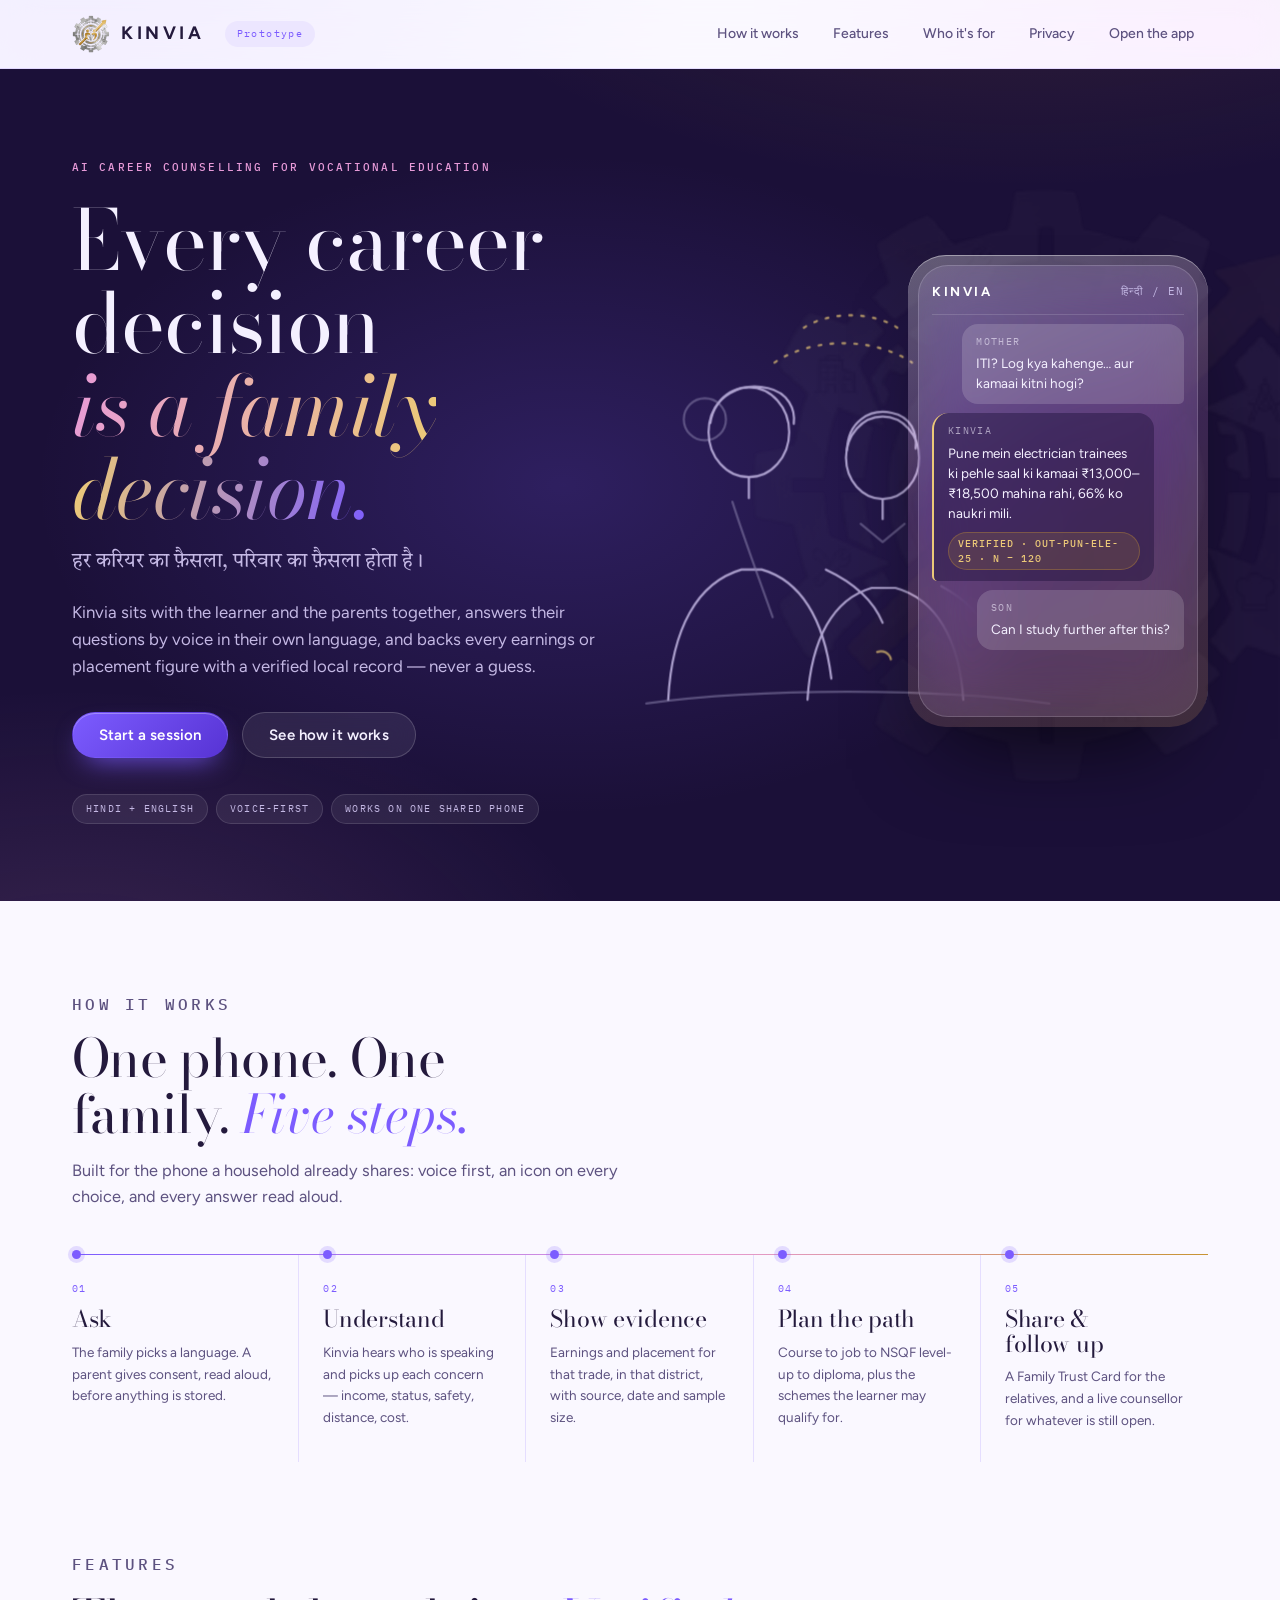
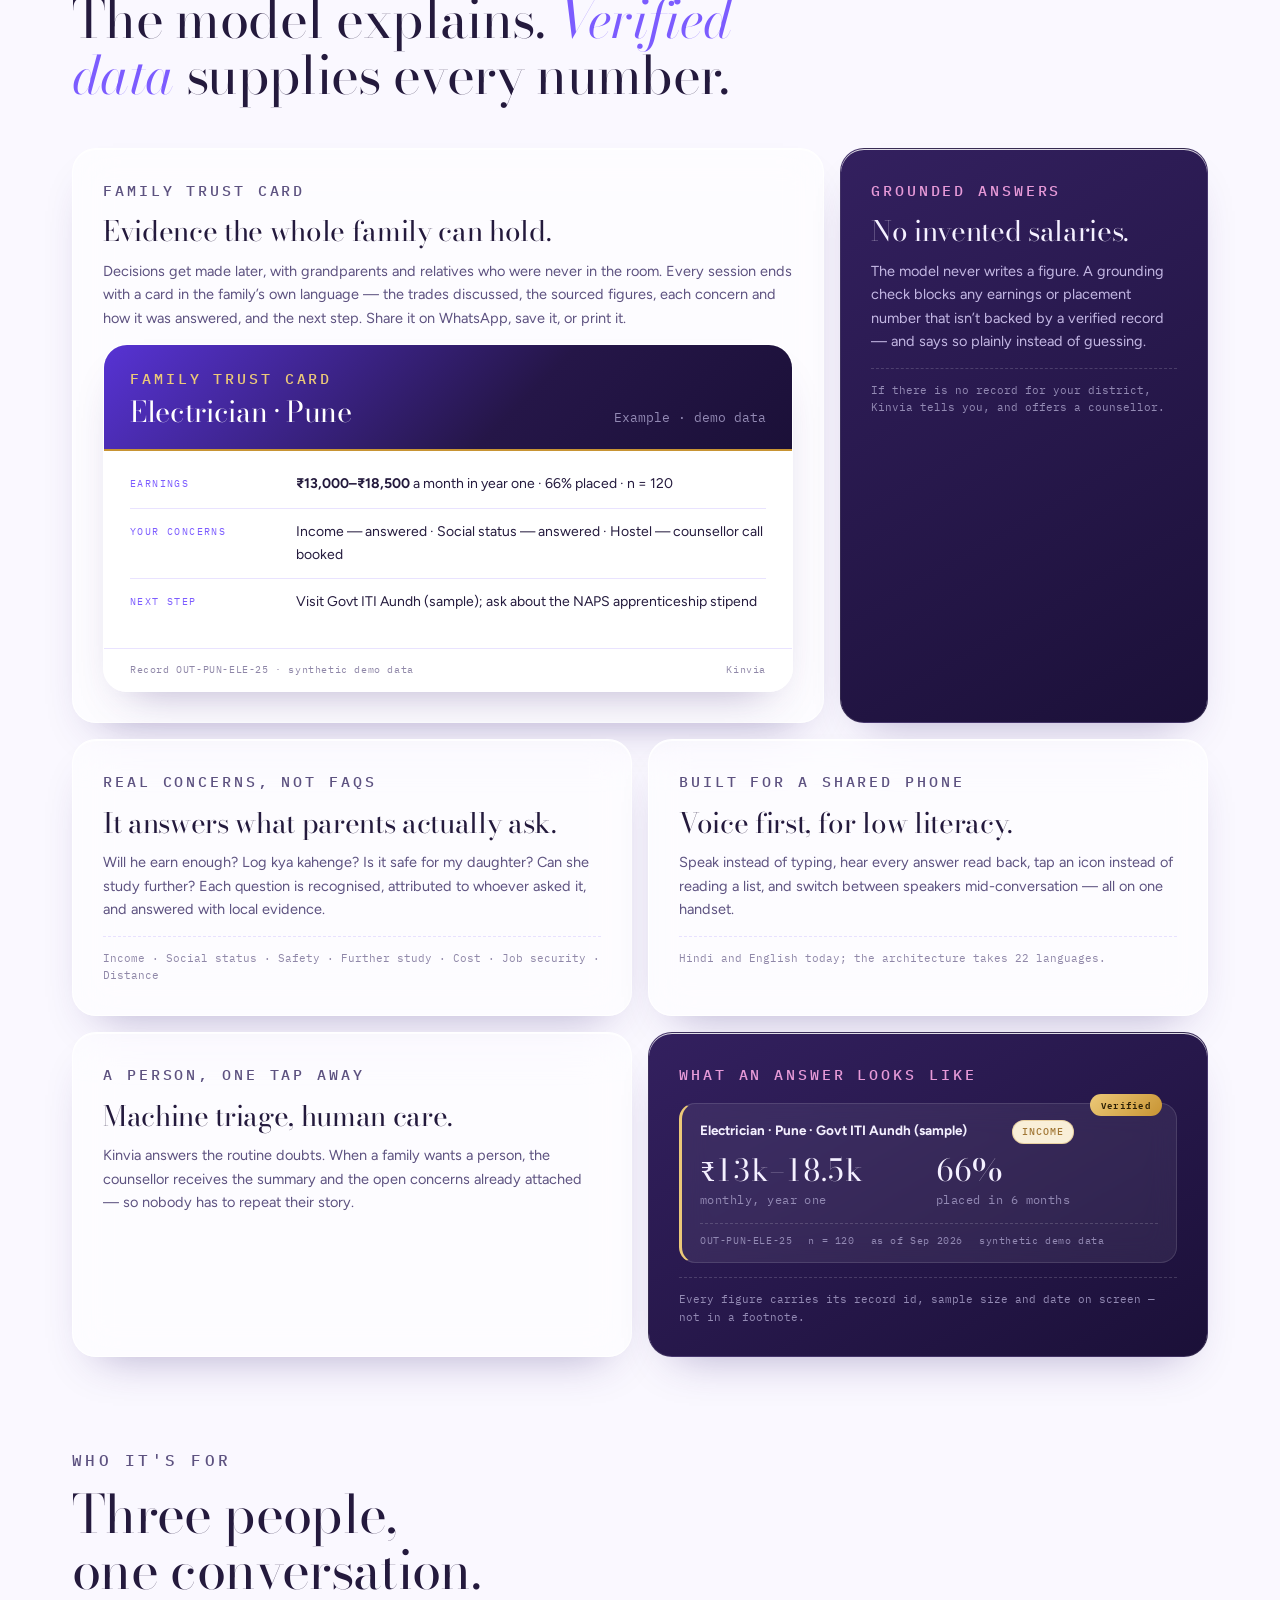
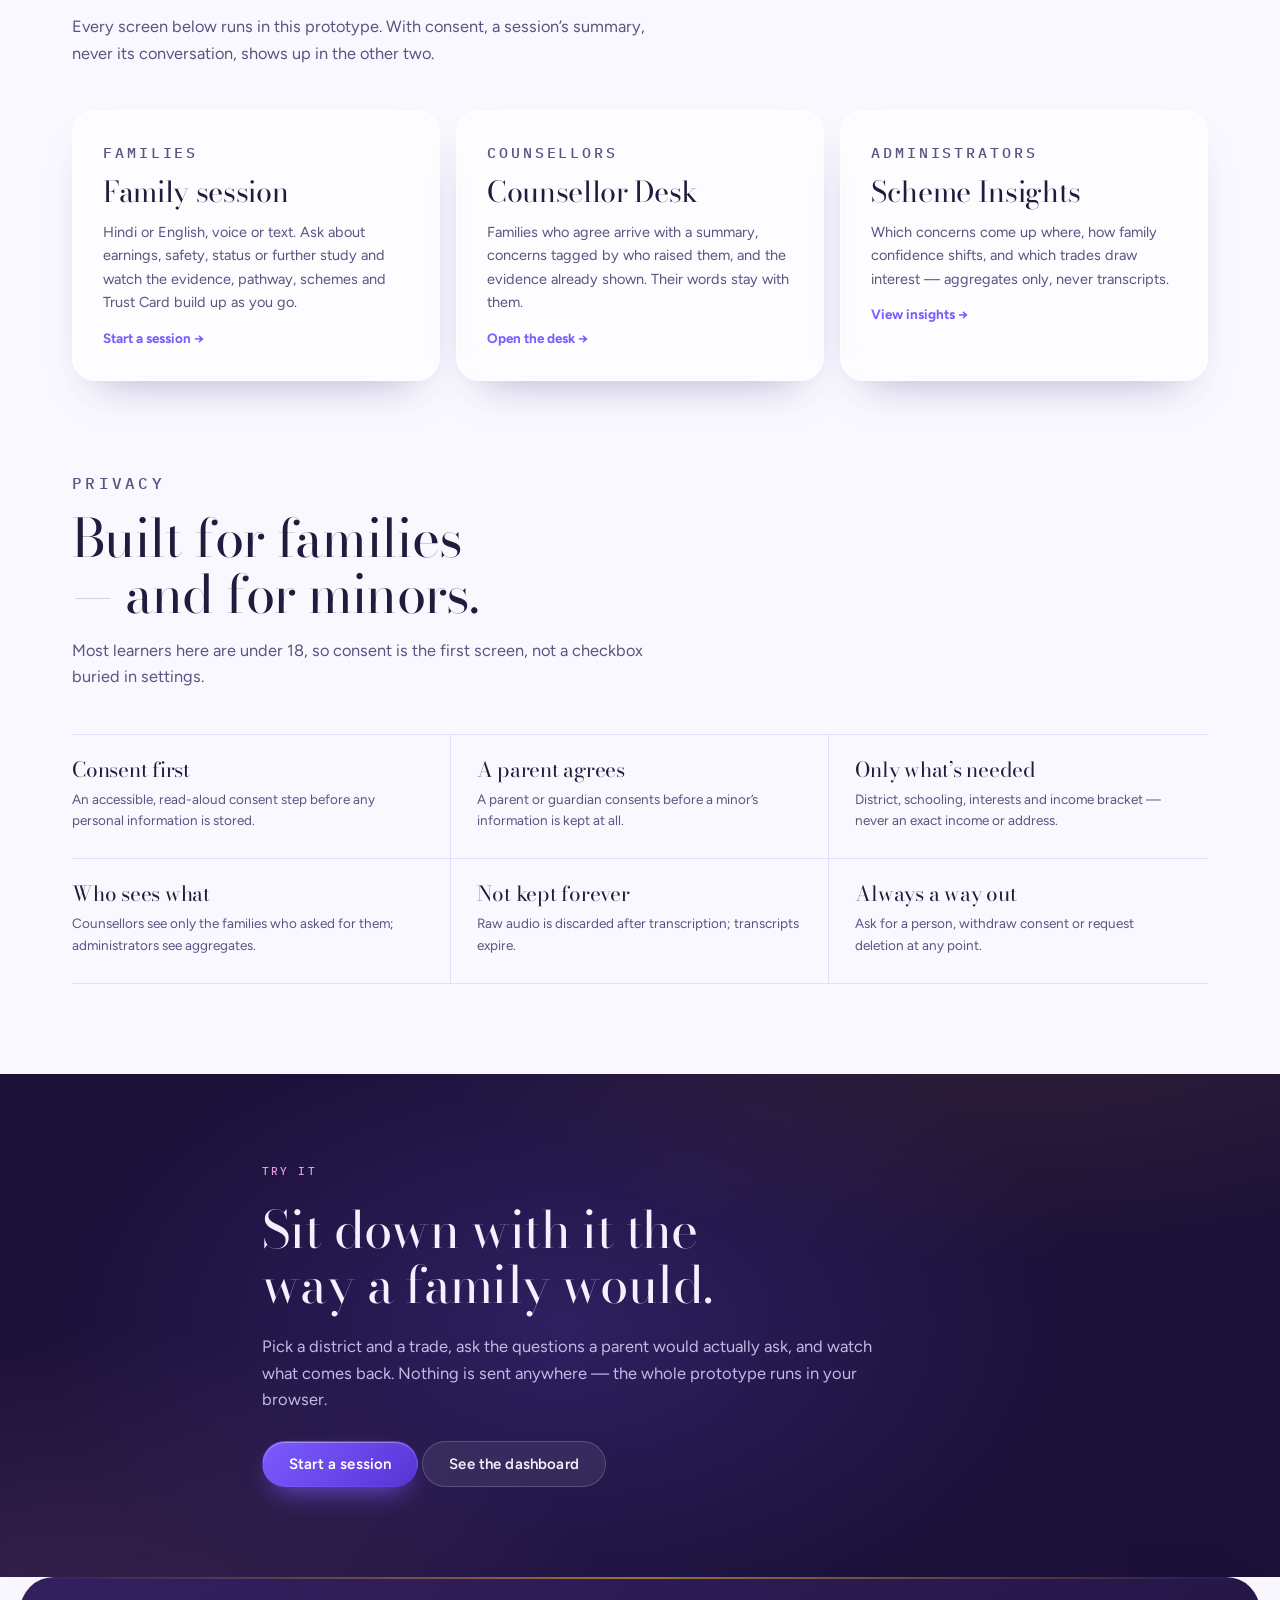
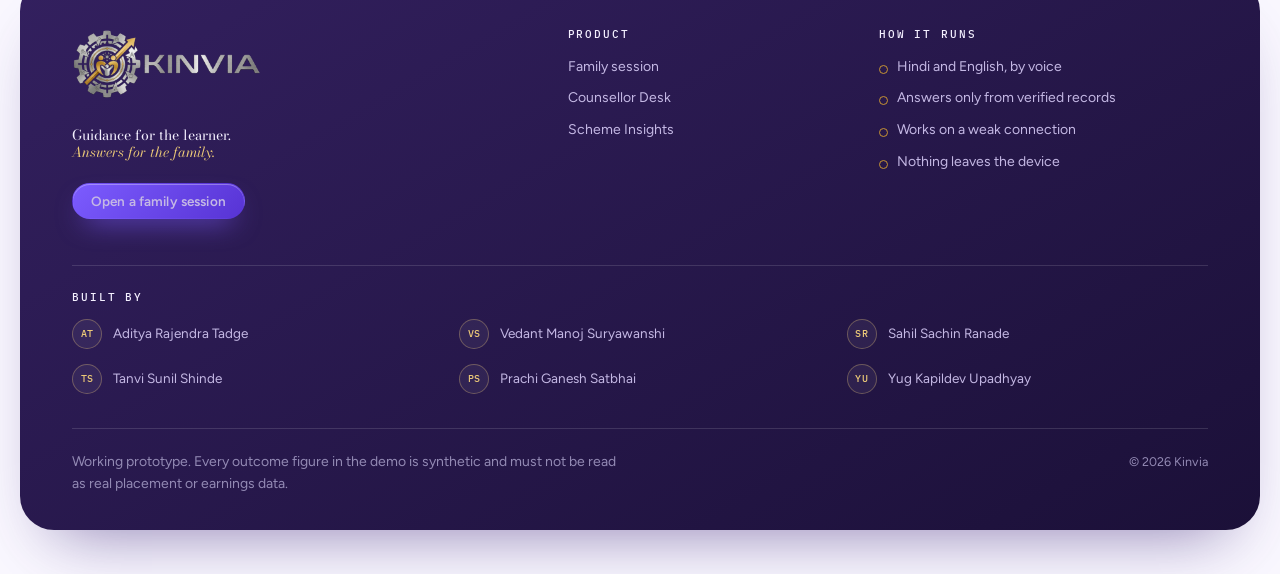
<file: frontend/index.html>
<!doctype html>
<html lang="en">
<head>
<meta charset="utf-8">
<meta name="viewport" content="width=device-width, initial-scale=1, viewport-fit=cover">
<title>Kinvia — Career counselling for the whole family</title>
<meta name="description" content="Kinvia is an AI career counsellor for vocational education. It talks to the learner and the parents together, in their own language, and backs every figure with a verified local record.">
<meta name="theme-color" content="#7c5cff">
<link rel="icon" href="icon.svg" type="image/svg+xml">
<link rel="apple-touch-icon" href="logo-mark.png">
<link rel="manifest" href="manifest.webmanifest">
<link rel="preconnect" href="https://fonts.googleapis.com">
<link rel="preconnect" href="https://fonts.gstatic.com" crossorigin>
<link rel="stylesheet" href="https://fonts.googleapis.com/css2?family=Bodoni+Moda:ital,opsz,wght@0,6..96,400..600;1,6..96,400..500&family=Figtree:wght@400;500;600;700;800&family=Mukta:wght@400;500;600&family=Tiro+Devanagari+Hindi&family=IBM+Plex+Mono:wght@400;500&display=swap">
<link rel="stylesheet" href="styles.css?v=21">
</head>
<body>

<header class="topbar">
  <div class="wrap">
    <a class="brand" href="index.html" aria-label="Kinvia home">
      <img src="logo-mark.png" alt="" width="38" height="38">
      <span class="brand-name">Kinvia</span>
    </a>
    <span class="badge">Prototype</span>
    <nav class="nav" aria-label="Main">
      <a href="#how">How it works</a>
      <a href="#features">Features</a>
      <a href="#who">Who it's for</a>
      <a href="#privacy">Privacy</a>
      <a href="try.html">Open the app</a>
    </nav>
  </div>
</header>

<main>
  <!-- HERO -->
  <section class="hero dark" aria-labelledby="hero-h">
    <img class="hero-watermark" src="logo-mark.png" alt="" aria-hidden="true">
    <div class="wrap">
      <div>
        <p class="label">AI career counselling for vocational education</p>
        <h1 id="hero-h" style="margin-top:22px">Every career decision<br><em>is a family decision.</em></h1>
        <p class="hindi-line" lang="hi">हर करियर का फ़ैसला, परिवार का फ़ैसला होता है।</p>
        <p class="lede">Kinvia sits with the learner and the parents together, answers their questions by voice in their own language, and backs every earnings or placement figure with a verified local record — never a guess.</p>
        <div class="cta">
          <a class="btn btn-primary" href="try.html">Start a session</a>
          <a class="btn btn-ghost" href="#how">See how it works</a>
        </div>
        <div class="meta">
          <span>Hindi + English</span><span>Voice-first</span><span>Works on one shared phone</span>
        </div>
      </div>

      <div class="hero-art">
        <!-- A parent and a teenager, seated together around one phone. -->
        <svg class="family-art" viewBox="0 0 460 470" fill="none" aria-hidden="true" focusable="false">
          <g class="fa-line" stroke-linecap="round" stroke-linejoin="round">
            <!-- ground they are sitting on -->
            <path class="fa-soft" d="M10 446c126-17 314-17 440 0"/>

            <!-- PARENT -->
            <circle class="fa-soft" cx="74" cy="136" r="23"/>
            <ellipse cx="122" cy="150" rx="44" ry="49"/>
            <path d="M80 140c4-29 32-45 63-38 22 5 30 23 28 39"/>
            <path d="M122 199v23"/>
            <path d="M34 442c4-78 32-128 80-142h22c42 12 68 53 76 119"/>
            <path class="fa-soft" d="M104 226c14 44 30 86 44 126"/>
            <path d="M206 300c30 14 52 34 62 58"/>

            <!-- TEENAGER, sitting close -->
            <ellipse cx="268" cy="178" rx="40" ry="45"/>
            <path d="M229 170c1-32 25-46 49-41 21 4 28 22 26 39"/>
            <path d="M268 223v22"/>
            <path d="M186 442c4-66 28-110 70-122h26c44 12 70 56 74 122"/>
            <path class="fa-soft" d="M244 250l24 20 24-20"/>
            <path d="M332 318c26 14 44 32 52 54"/>

            <!-- warmth rising between them -->
            <g class="fa-gold">
              <path d="M262 390a11 11 0 0 1 15 8"/>
              <path d="M150 74c42-28 108-28 150 0" stroke-dasharray="3 10"/>
              <path d="M182 36c28-18 74-18 102 0" stroke-dasharray="3 10"/>
            </g>
          </g>
        </svg>

        <div class="phone" aria-label="Example family session">
          <div class="phone-screen" id="demo-screen">
            <div class="phone-head"><b>Kinvia</b><span>हिन्दी / EN</span></div>
          </div>
        </div>
      </div>
    </div>
  </section>

  <!-- HOW IT WORKS -->
  <section class="section" id="how" aria-labelledby="how-h">
    <div class="wrap">
      <div class="section-head">
        <p class="label">How it works</p>
        <h2 id="how-h">One phone. One family. <em>Five steps.</em></h2>
        <p>Built for the phone a household already shares: voice first, an icon on every choice, and every answer read aloud.</p>
      </div>
      <div class="steps">
        <div class="step"><h3>Ask</h3><p>The family picks a language. A parent gives consent, read aloud, before anything is stored.</p></div>
        <div class="step"><h3>Understand</h3><p>Kinvia hears who is speaking and picks up each concern — income, status, safety, distance, cost.</p></div>
        <div class="step"><h3>Show evidence</h3><p>Earnings and placement for that trade, in that district, with source, date and sample size.</p></div>
        <div class="step"><h3>Plan the path</h3><p>Course to job to NSQF level-up to diploma, plus the schemes the learner may qualify for.</p></div>
        <div class="step"><h3>Share &amp; follow up</h3><p>A Family Trust Card for the relatives, and a live counsellor for whatever is still open.</p></div>
      </div>
    </div>
  </section>

  <!-- FEATURES -->
  <section class="section" id="features" style="padding-top:0" aria-labelledby="feat-h">
    <div class="wrap">
      <div class="section-head">
        <p class="label">Features</p>
        <h2 id="feat-h">The model explains. <em>Verified data</em> supplies every number.</h2>
      </div>
      <div class="bento">
        <article class="tile wide">
          <p class="label label-gold">Family Trust Card</p>
          <h3>Evidence the whole family can hold.</h3>
          <p>Decisions get made later, with grandparents and relatives who were never in the room. Every session ends with a card in the family’s own language — the trades discussed, the sourced figures, each concern and how it was answered, and the next step. Share it on WhatsApp, save it, or print it.</p>
          <div class="trust" aria-label="Example Family Trust Card">
            <div class="trust-top"><div><p class="label">Family Trust Card</p><h3 style="margin-top:6px">Electrician · Pune</h3></div><span class="mono tiny" style="color:var(--pale-3)">Example · demo data</span></div>
            <div class="trust-body">
              <div class="trust-row"><span>Earnings</span><span><b>₹13,000–₹18,500</b> a month in year one · 66% placed · n = 120</span></div>
              <div class="trust-row"><span>Your concerns</span><span>Income — answered · Social status — answered · Hostel — counsellor call booked</span></div>
              <div class="trust-row"><span>Next step</span><span>Visit Govt ITI Aundh (sample); ask about the NAPS apprenticeship stipend</span></div>
            </div>
            <div class="trust-foot"><span>Record OUT-PUN-ELE-25 · synthetic demo data</span><span>Kinvia</span></div>
          </div>
        </article>

        <article class="tile narrow ink">
          <p class="label">Grounded answers</p>
          <h3>No invented salaries.</h3>
          <p>The model never writes a figure. A grounding check blocks any earnings or placement number that isn’t backed by a verified record — and says so plainly instead of guessing.</p>
          <p class="why">If there is no record for your district, Kinvia tells you, and offers a counsellor.</p>
        </article>

        <article class="tile half">
          <p class="label">Real concerns, not FAQs</p>
          <h3>It answers what parents actually ask.</h3>
          <p>Will he earn enough? Log kya kahenge? Is it safe for my daughter? Can she study further? Each question is recognised, attributed to whoever asked it, and answered with local evidence.</p>
          <p class="why">Income · Social status · Safety · Further study · Cost · Job security · Distance</p>
        </article>

        <article class="tile half">
          <p class="label">Built for a shared phone</p>
          <h3>Voice first, for low literacy.</h3>
          <p>Speak instead of typing, hear every answer read back, tap an icon instead of reading a list, and switch between speakers mid-conversation — all on one handset.</p>
          <p class="why">Hindi and English today; the architecture takes 22 languages.</p>
        </article>

        <article class="tile half">
          <p class="label">A person, one tap away</p>
          <h3>Machine triage, human care.</h3>
          <p>Kinvia answers the routine doubts. When a family wants a person, the counsellor receives the summary and the open concerns already attached — so nobody has to repeat their story.</p>
        </article>

        <article class="tile half ink">
          <p class="label">What an answer looks like</p>
          <div class="evidence" style="margin-top:2px">
            <span class="seal">Verified</span>
            <div class="ev-head"><span class="ev-title">Electrician · Pune · Govt ITI Aundh (sample)</span><span class="tag tag-leaf">Income</span></div>
            <div class="ev-figs"><div class="ev-fig"><b>₹13k–18.5k</b><span>monthly, year one</span></div><div class="ev-fig"><b>66%</b><span>placed in 6 months</span></div></div>
            <div class="ev-src"><span>OUT-PUN-ELE-25</span><span>n = 120</span><span>as of Sep 2026</span><span>synthetic demo data</span></div>
          </div>
          <p class="why">Every figure carries its record id, sample size and date on screen — not in a footnote.</p>
        </article>
      </div>
    </div>
  </section>

  <!-- WHO IT'S FOR -->
  <section class="section" id="who" style="padding-top:0" aria-labelledby="who-h">
    <div class="wrap">
      <div class="section-head">
        <p class="label">Who it's for</p>
        <h2 id="who-h">Three people, one conversation.</h2>
        <p>Every screen below runs in this prototype. With consent, a session’s summary, never its conversation, shows up in the other two.</p>
      </div>
      <div class="surfaces">
        <a class="surface" href="try.html"><p class="label">Families</p><h3>Family session</h3><p>Hindi or English, voice or text. Ask about earnings, safety, status or further study and watch the evidence, pathway, schemes and Trust Card build up as you go.</p><span class="go">Start a session →</span></a>
        <a class="surface" href="desk.html"><p class="label">Counsellors</p><h3>Counsellor Desk</h3><p>Families who agree arrive with a summary, concerns tagged by who raised them, and the evidence already shown. Their words stay with them.</p><span class="go">Open the desk →</span></a>
        <a class="surface" href="insights.html"><p class="label">Administrators</p><h3>Scheme Insights</h3><p>Which concerns come up where, how family confidence shifts, and which trades draw interest — aggregates only, never transcripts.</p><span class="go">View insights →</span></a>
      </div>
    </div>
  </section>

  <!-- PRIVACY -->
  <section class="section" id="privacy" style="padding-top:0" aria-labelledby="pri-h">
    <div class="wrap">
      <div class="section-head">
        <p class="label">Privacy</p>
        <h2 id="pri-h">Built for families — and for minors.</h2>
        <p>Most learners here are under 18, so consent is the first screen, not a checkbox buried in settings.</p>
      </div>
      <div class="principles">
        <div><h4>Consent first</h4><p>An accessible, read-aloud consent step before any personal information is stored.</p></div>
        <div><h4>A parent agrees</h4><p>A parent or guardian consents before a minor’s information is kept at all.</p></div>
        <div><h4>Only what’s needed</h4><p>District, schooling, interests and income bracket — never an exact income or address.</p></div>
        <div><h4>Who sees what</h4><p>Counsellors see only the families who asked for them; administrators see aggregates.</p></div>
        <div><h4>Not kept forever</h4><p>Raw audio is discarded after transcription; transcripts expire.</p></div>
        <div><h4>Always a way out</h4><p>Ask for a person, withdraw consent or request deletion at any point.</p></div>
      </div>
    </div>
  </section>

  <!-- GET STARTED -->
  <section class="section dark" aria-labelledby="cta-h">
    <div class="wrap" style="display:grid;gap:22px;justify-items:start;max-width:860px">
      <p class="label">Try it</p>
      <h2 id="cta-h" style="font-size:clamp(2rem,1.4rem + 2.6vw,3.2rem)">Sit down with it the way a family would.</h2>
      <p class="muted" style="max-width:58ch">Pick a district and a trade, ask the questions a parent would actually ask, and watch what comes back. Nothing is sent anywhere — the whole prototype runs in your browser.</p>
      <div class="cta" style="margin-top:6px">
        <a class="btn btn-primary" href="try.html">Start a session</a>
        <a class="btn btn-ghost" href="insights.html">See the dashboard</a>
      </div>
    </div>
  </section>
</main>

<footer class="footer">
  <div class="wrap">
    <div class="footer-top">
      <div class="footer-brand">
        <img src="logo-lockup.png" alt="Kinvia" width="190" height="70">
        <p class="footer-line">Guidance for the learner.<br><em>Answers for the family.</em></p>
        <a class="btn btn-primary btn-sm" href="try.html">Open a family session</a>
      </div>
      <nav class="footer-col" aria-labelledby="f-product">
        <h4 id="f-product">Product</h4>
        <ul>
          <li><a href="try.html">Family session</a></li>
          <li><a href="desk.html">Counsellor Desk</a></li>
          <li><a href="insights.html">Scheme Insights</a></li>
        </ul>
      </nav>
      <div class="footer-col">
        <h4>How it runs</h4>
        <ul class="footer-facts">
          <li>Hindi and English, by voice</li>
          <li>Answers only from verified records</li>
          <li>Works on a weak connection</li>
          <li>Nothing leaves the device</li>
        </ul>
      </div>
    </div>

    <section class="footer-team" aria-labelledby="f-team">
      <h4 id="f-team">Built by</h4>
      <ul>
        <li><span aria-hidden="true">AT</span>Aditya Rajendra Tadge</li>
        <li><span aria-hidden="true">VS</span>Vedant Manoj Suryawanshi</li>
        <li><span aria-hidden="true">SR</span>Sahil Sachin Ranade</li>
        <li><span aria-hidden="true">TS</span>Tanvi Sunil Shinde</li>
        <li><span aria-hidden="true">PS</span>Prachi Ganesh Satbhai</li>
        <li><span aria-hidden="true">YU</span>Yug Kapildev Upadhyay</li>
      </ul>
    </section>

    <div class="footer-base">
      <p class="footer-note">Working prototype. Every outcome figure in the demo is synthetic and must not be read as real placement or earnings data.</p>
      <span class="tiny">© 2026 Kinvia</span>
    </div>
  </div>
</footer>

<script src="data.js?v=12"></script>
<script src="icons.js?v=10"></script>
<script>
// Hero phone: a looping example conversation (illustrative; figures are demo data)
(() => {
  const screen = document.getElementById("demo-screen");
  const script = [
    ["parent", "Mother", "ITI? Log kya kahenge… aur kamaai kitni hogi?"],
    ["kinvia", "Kinvia", "Pune mein electrician trainees ki pehle saal ki kamaai ₹13,000–₹18,500 mahina rahi, 66% ko naukri mili.<br><span class='tag tag-leaf' style='margin-top:8px'>Verified · OUT-PUN-ELE-25 · n = 120</span>"],
    ["learner", "Son", "Can I study further after this?"],
    ["kinvia", "Kinvia", "Yes — after NSQF Level 4 you can level up, or join a diploma through lateral entry."],
    ["parent", "Mother", "Hostel ke baare mein kisi se baat karni hai."],
    ["kinvia", "Kinvia", "I have booked a counsellor call and added it to your Family Trust Card."],
  ];
  const reduce = matchMedia("(prefers-reduced-motion: reduce)").matches;
  const bubble = ([cls, who, text]) => {
    const b = document.createElement("div");
    b.className = "bubble " + cls;
    b.innerHTML = `<span class="who">${who}</span>${text}`;
    screen.appendChild(b);
  };
  if (reduce) { script.forEach(bubble); return; }
  bubble(script[0]); bubble(script[1]);
  let i = 2;
  setTimeout(function next() {
    if (i === script.length) {
      setTimeout(() => {
        screen.querySelectorAll(".bubble").forEach(b => b.remove());
        bubble(script[0]); bubble(script[1]); i = 2; setTimeout(next, 1800);
      }, 4400);
      return;
    }
    bubble(script[i++]);
    setTimeout(next, 1800);
  }, 1800);
})();
</script>
</body>
</html>
</file>
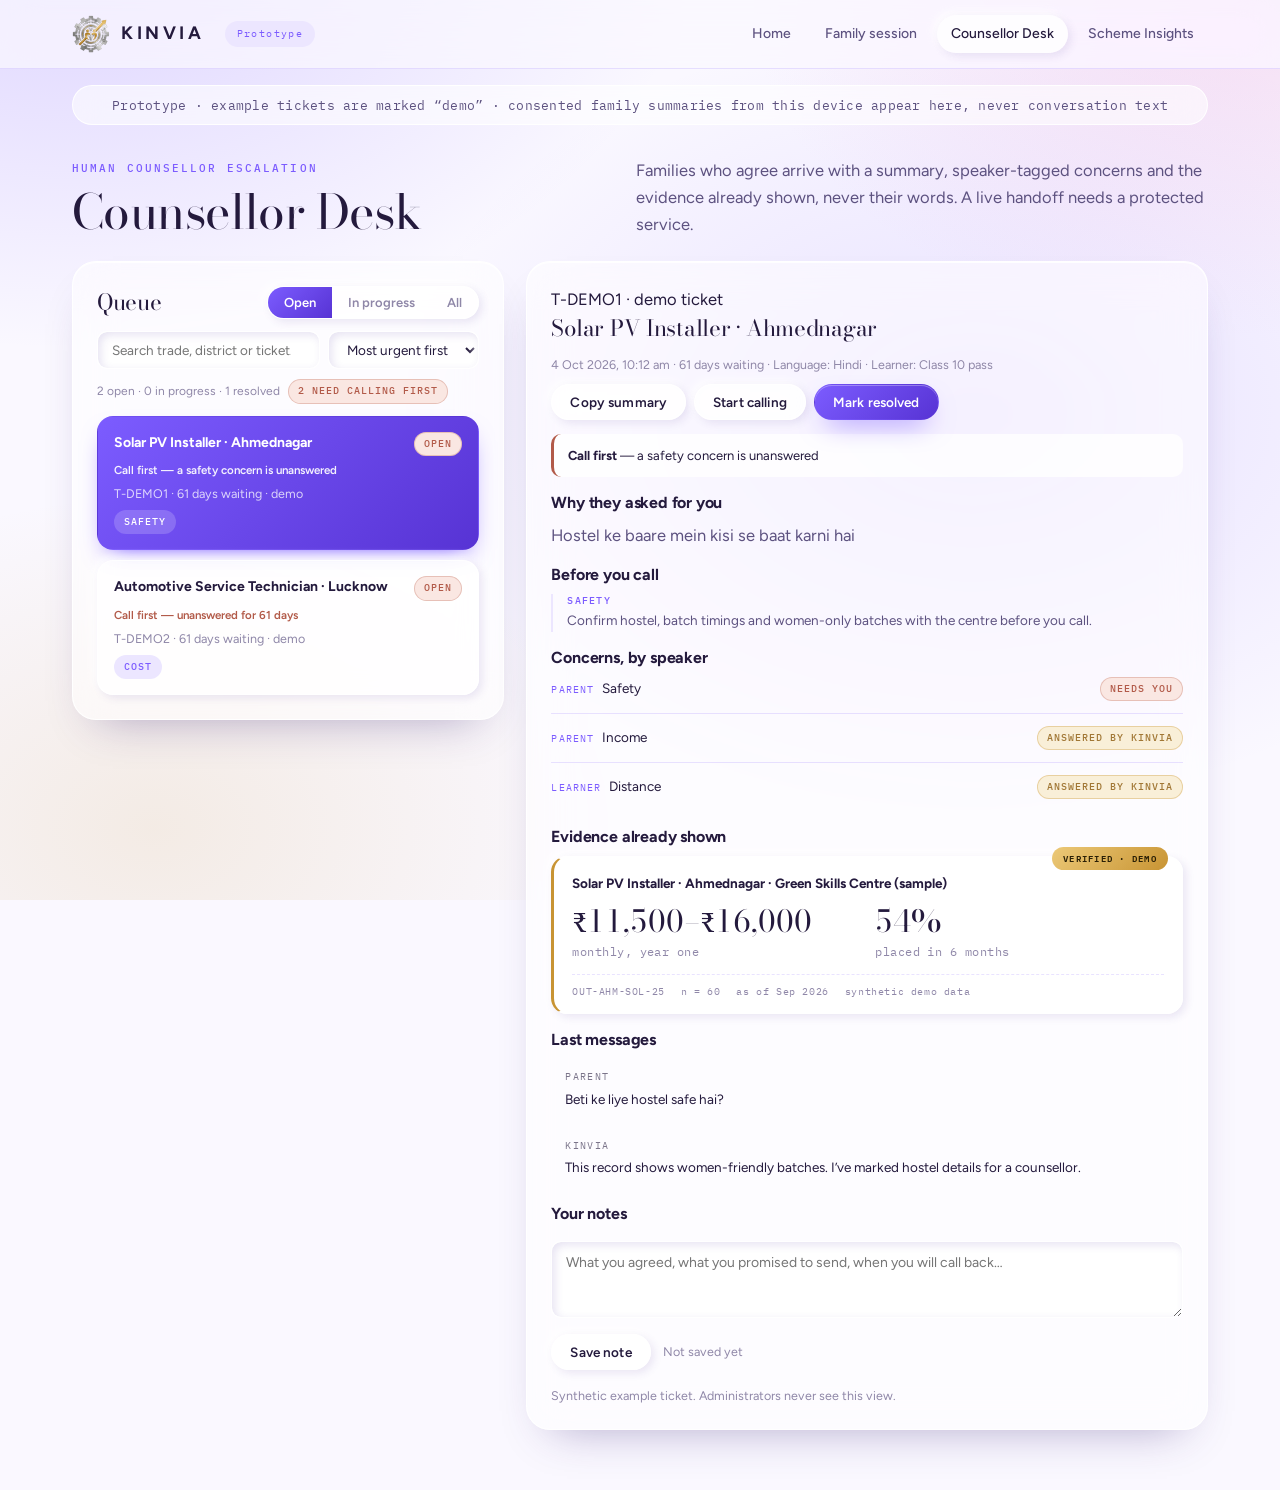
<file: frontend/desk.html>
<!doctype html>
<html lang="en">
<head>
<meta charset="utf-8">
<meta name="viewport" content="width=device-width, initial-scale=1, viewport-fit=cover">
<title>Counsellor Desk · Kinvia</title>
<meta name="theme-color" content="#7c5cff">
<link rel="icon" href="icon.svg" type="image/svg+xml">
<link rel="apple-touch-icon" href="logo-mark.png">
<link rel="manifest" href="manifest.webmanifest">
<link rel="preconnect" href="https://fonts.googleapis.com">
<link rel="preconnect" href="https://fonts.gstatic.com" crossorigin>
<link rel="stylesheet" href="https://fonts.googleapis.com/css2?family=Bodoni+Moda:ital,opsz,wght@0,6..96,400..600;1,6..96,400..500&family=Figtree:wght@400;500;600;700;800&family=Mukta:wght@400;500;600&family=Tiro+Devanagari+Hindi&family=IBM+Plex+Mono:wght@400;500&display=swap">
<link rel="stylesheet" href="styles.css?v=21">
</head>
<body>
<header class="topbar">
  <div class="wrap">
    <a class="brand" href="index.html" aria-label="Kinvia home"><img src="logo-mark.png" alt="" width="38" height="38"><span class="brand-name">Kinvia</span></a>
    <span class="badge">Prototype</span>
    <nav class="nav" aria-label="Main">
      <a href="index.html">Home</a>
      <a href="try.html">Family session</a>
      <a href="desk.html" aria-current="page">Counsellor Desk</a>
      <a href="insights.html">Scheme Insights</a>
    </nav>
  </div>
</header>
<p class="prototype-note">Prototype · example tickets are marked “demo” · consented family summaries from this device appear here, never conversation text</p>

<main class="wrap">
  <div class="app-head">
    <div><p class="label">Human counsellor escalation</p><h1>Counsellor Desk</h1></div>
    <p class="muted" style="max-width:52ch">Families who agree arrive with a summary, speaker-tagged concerns and the evidence already shown, never their words. A live handoff needs a protected service.</p>
  </div>
  <div class="desk">
    <section class="panel" aria-labelledby="q-h">
      <div style="display:flex;justify-content:space-between;align-items:center;gap:8px;margin-bottom:12px">
        <h2 id="q-h" style="margin:0">Queue</h2>
        <div class="lang-switch" role="group" aria-label="Filter">
          <button type="button" data-filter="open" aria-pressed="true">Open</button>
          <button type="button" data-filter="active" aria-pressed="false">In progress</button>
          <button type="button" data-filter="all" aria-pressed="false">All</button>
        </div>
      </div>
      <div class="q-tools">
        <input type="search" id="q" placeholder="Search trade, district or ticket…" aria-label="Search the queue">
        <select id="sort" aria-label="Sort the queue">
          <option value="priority">Most urgent first</option>
          <option value="wait">Longest waiting</option>
          <option value="new">Newest first</option>
        </select>
      </div>
      <p class="q-counts" id="qcounts"></p>
      <div class="tickets" id="tickets"></div>
    </section>
    <section class="panel" id="detail" aria-live="polite"></section>
  </div>
</main>
<script src="data.js?v=12"></script>
<script src="icons.js?v=10"></script>
<script src="desk.js?v=12"></script>
</body>
</html>
</file>
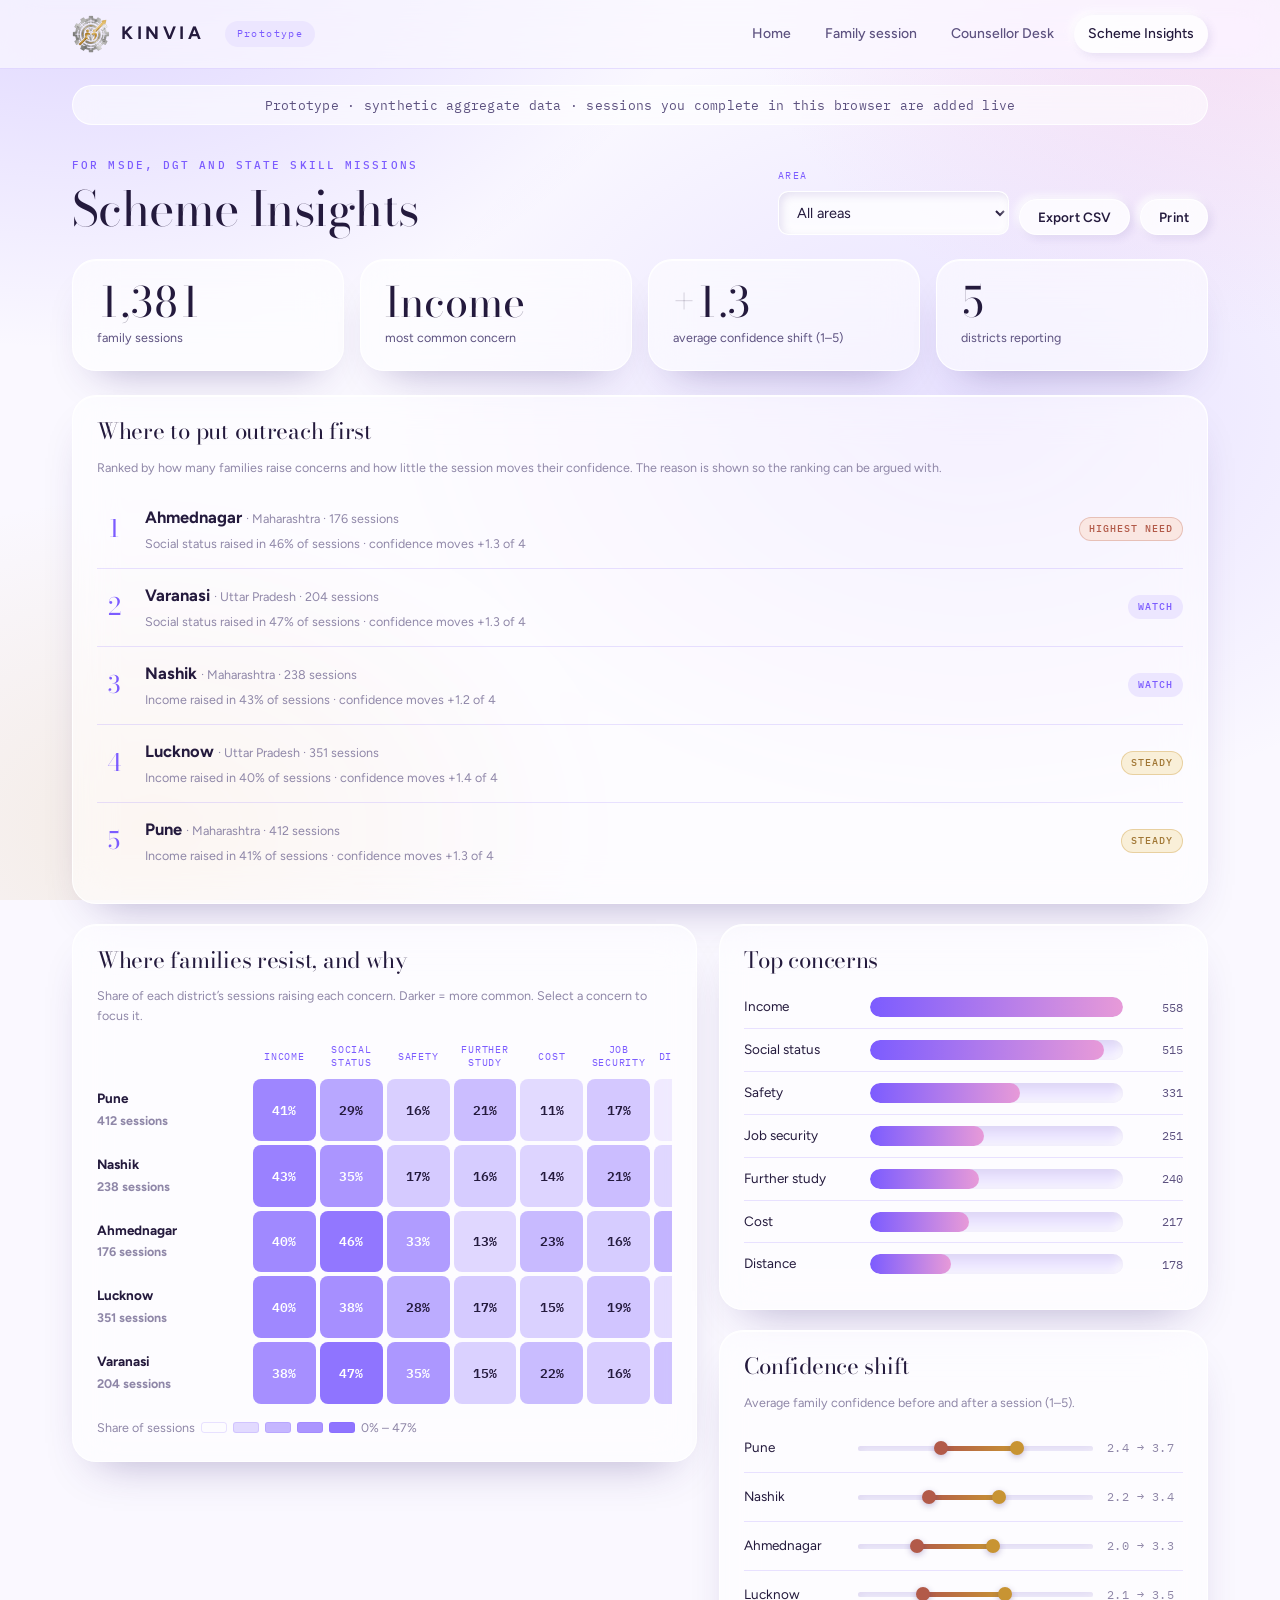
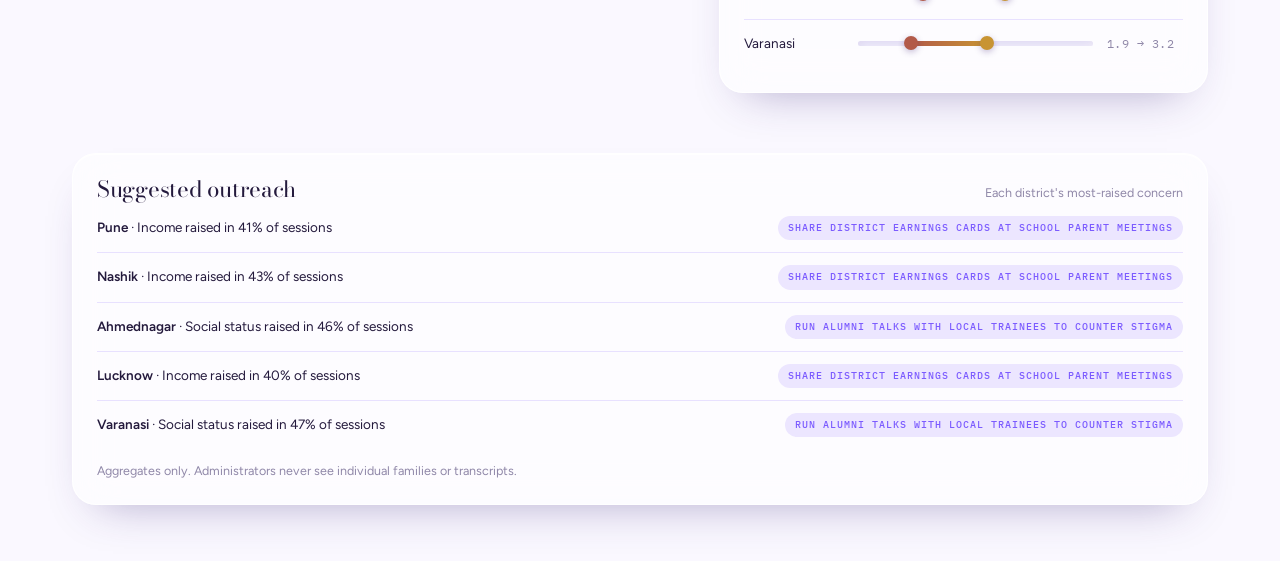
<file: frontend/insights.html>
<!doctype html>
<html lang="en">
<head>
<meta charset="utf-8">
<meta name="viewport" content="width=device-width, initial-scale=1, viewport-fit=cover">
<title>Scheme Insights · Kinvia</title>
<meta name="theme-color" content="#7c5cff">
<link rel="icon" href="icon.svg" type="image/svg+xml">
<link rel="apple-touch-icon" href="logo-mark.png">
<link rel="manifest" href="manifest.webmanifest">
<link rel="preconnect" href="https://fonts.googleapis.com">
<link rel="preconnect" href="https://fonts.gstatic.com" crossorigin>
<link rel="stylesheet" href="https://fonts.googleapis.com/css2?family=Bodoni+Moda:ital,opsz,wght@0,6..96,400..600;1,6..96,400..500&family=Figtree:wght@400;500;600;700;800&family=Mukta:wght@400;500;600&family=Tiro+Devanagari+Hindi&family=IBM+Plex+Mono:wght@400;500&display=swap">
<link rel="stylesheet" href="styles.css?v=21">
</head>
<body>
<header class="topbar">
  <div class="wrap">
    <a class="brand" href="index.html" aria-label="Kinvia home"><img src="logo-mark.png" alt="" width="38" height="38"><span class="brand-name">Kinvia</span></a>
    <span class="badge">Prototype</span>
    <nav class="nav" aria-label="Main">
      <a href="index.html">Home</a>
      <a href="try.html">Family session</a>
      <a href="desk.html">Counsellor Desk</a>
      <a href="insights.html" aria-current="page">Scheme Insights</a>
    </nav>
  </div>
</header>
<p class="prototype-note">Prototype · synthetic aggregate data · sessions you complete in this browser are added live</p>

<main class="wrap">
  <div class="app-head">
    <div><p class="label">For MSDE, DGT and State Skill Missions</p><h1>Scheme Insights</h1></div>
    <div class="head-tools">
      <div class="field" style="margin:0;min-width:200px">
        <label for="state">Area</label>
        <select id="state"></select>
      </div>
      <button class="btn btn-ghost btn-sm no-print" type="button" id="csv">Export CSV</button>
      <button class="btn btn-ghost btn-sm no-print" type="button" id="printbtn">Print</button>
    </div>
  </div>

  <div class="kpis" id="kpis"></div>

  <section class="panel" style="margin-bottom:20px" aria-labelledby="pri-h">
    <h2 id="pri-h">Where to put outreach first</h2>
    <p class="tiny" style="margin-bottom:14px">Ranked by how many families raise concerns and how little the session moves their confidence. The reason is shown so the ranking can be argued with.</p>
    <div class="priority-list" id="priority"></div>
  </section>

  <div class="insights">
    <section class="panel" aria-labelledby="heat-h">
      <h2 id="heat-h">Where families resist, and why</h2>
      <p class="tiny" style="margin-bottom:12px">Share of each district’s sessions raising each concern. Darker = more common. Select a concern to focus it.</p>
      <div class="heat-scroll"><div class="heat" id="heat"></div></div>
      <div class="heat-legend" id="legend"></div>
    </section>
    <div style="display:grid;gap:20px">
      <section class="panel" aria-labelledby="obj-h">
        <h2 id="obj-h">Top concerns</h2>
        <div class="hbars" id="bars"></div>
      </section>
      <section class="panel" aria-labelledby="shift-h">
        <h2 id="shift-h">Confidence shift</h2>
        <p class="tiny" style="margin-bottom:12px">Average family confidence before and after a session (1–5).</p>
        <div class="shift" id="shift"></div>
      </section>
    </div>
  </div>
  <section class="panel" style="margin-bottom:56px" aria-labelledby="act-h">
    <div style="display:flex;justify-content:space-between;align-items:baseline;gap:12px;flex-wrap:wrap">
      <h2 id="act-h" style="margin:0">Suggested outreach</h2>
      <span class="tiny" id="actnote"></span>
    </div>
    <div class="objlist" id="actions" style="margin-top:14px"></div>
    <p class="tiny" style="margin-top:12px">Aggregates only. Administrators never see individual families or transcripts.</p>
  </section>
</main>
<script src="data.js?v=12"></script>
<script src="icons.js?v=10"></script>
<script src="insights.js?v=12"></script>
</body>
</html>
</file>
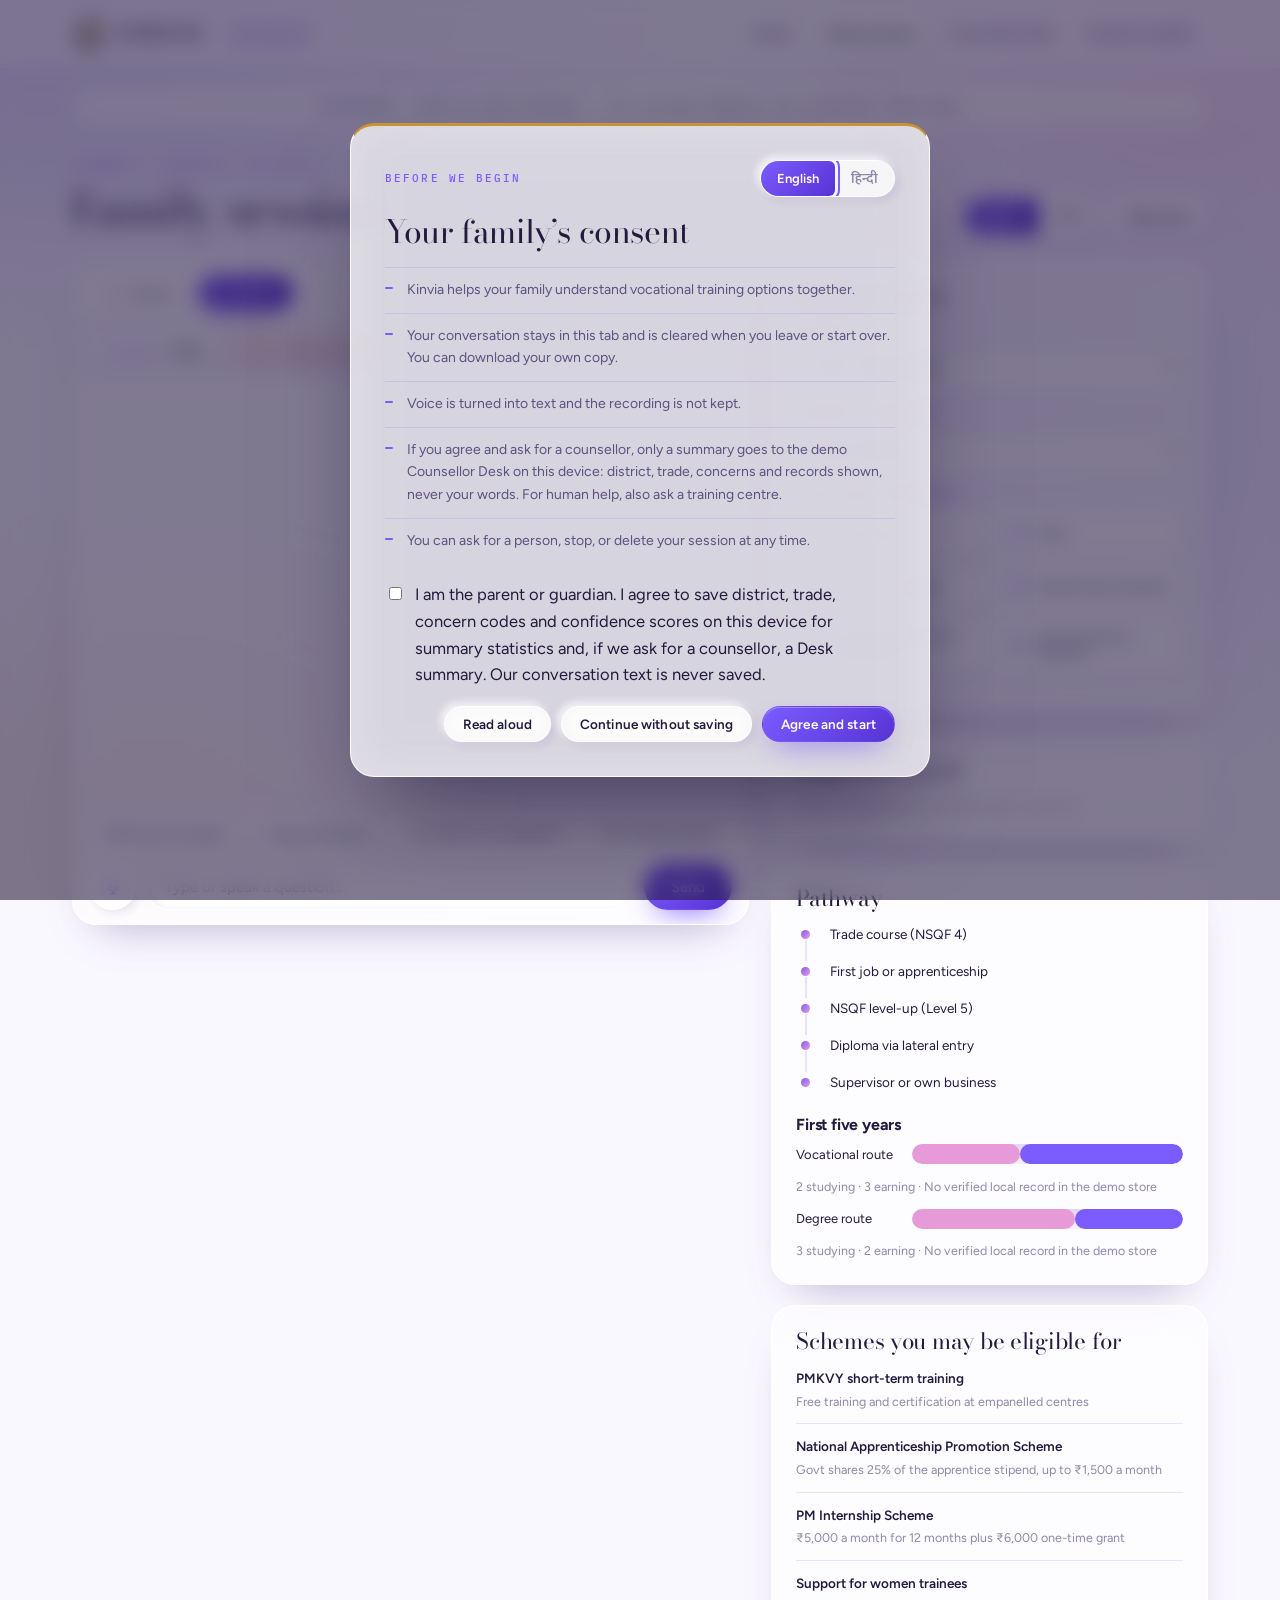
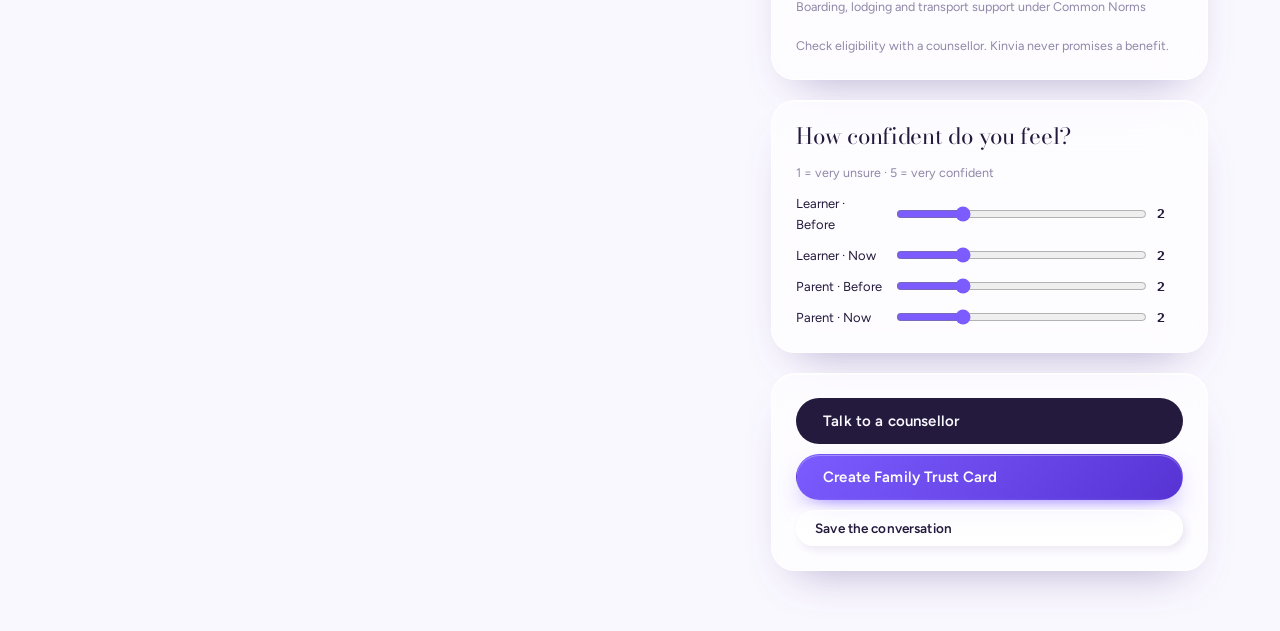
<file: frontend/try.html>
<!doctype html>
<html lang="en">
<head>
<meta charset="utf-8">
<meta name="viewport" content="width=device-width, initial-scale=1, viewport-fit=cover">
<title>Family session · Kinvia</title>
<meta name="theme-color" content="#7c5cff">
<link rel="icon" href="icon.svg" type="image/svg+xml">
<link rel="apple-touch-icon" href="logo-mark.png">
<link rel="manifest" href="manifest.webmanifest">
<link rel="preconnect" href="https://fonts.googleapis.com">
<link rel="preconnect" href="https://fonts.gstatic.com" crossorigin>
<link rel="stylesheet" href="https://fonts.googleapis.com/css2?family=Bodoni+Moda:ital,opsz,wght@0,6..96,400..600;1,6..96,400..500&family=Figtree:wght@400;500;600;700;800&family=Mukta:wght@400;500;600&family=Tiro+Devanagari+Hindi&family=IBM+Plex+Mono:wght@400;500&display=swap">
<link rel="stylesheet" href="styles.css?v=21">
</head>
<body>
<header class="topbar">
  <div class="wrap">
    <a class="brand" href="index.html" aria-label="Kinvia home"><img src="logo-mark.png" alt="" width="38" height="38"><span class="brand-name">Kinvia</span></a>
    <span class="badge">Prototype</span>
    <nav class="nav" aria-label="Main">
      <a href="index.html">Home</a>
      <a href="try.html" aria-current="page">Family session</a>
      <a href="desk.html">Counsellor Desk</a>
      <a href="insights.html">Scheme Insights</a>
    </nav>
  </div>
</header>
<p class="prototype-note" data-t="note">Prototype · runs in your browser · all outcome figures are synthetic demo data</p>

<main class="wrap">
  <div class="app-head">
    <div>
      <p class="label" data-t="eyebrow">Learner + parents, together</p>
      <h1 data-t="title">Family session</h1>
    </div>
    <div style="display:flex;gap:10px;align-items:center;flex-wrap:wrap">
      <div class="lang-switch" role="group" aria-label="Language">
        <button type="button" data-lang="en" aria-pressed="true">English</button>
        <button type="button" data-lang="hi" aria-pressed="false">हिन्दी</button>
      </div>
      <button class="btn btn-ghost btn-sm" id="restart" type="button" data-t="restart">Start over</button>
    </div>
  </div>

  <div class="session">
    <!-- Chat -->
    <section class="panel chat" aria-label="Conversation">
      <div class="chat-top">
        <div class="speakers" role="group" aria-label="Who is speaking">
          <button class="chip" type="button" data-speaker="learner" aria-pressed="false" data-icon="person"><span data-t="learner">Learner</span></button>
          <button class="chip" type="button" data-speaker="parent" aria-pressed="true" data-icon="family"><span data-t="parent">Parent</span></button>
        </div>
        <label class="tiny" style="display:flex;gap:6px;align-items:center;cursor:pointer"><input type="checkbox" id="autoread"> <span data-t="autoread">Read replies aloud</span></label>
      </div>
      <div class="ctx-bar" id="ctxbar"></div>
      <div class="log" id="log" aria-live="polite"></div>
      <div class="composer">
        <p class="mic-state" id="micstate" hidden aria-live="polite"></p>
        <div class="quick" id="quick"></div>
        <form class="input-row" id="form" autocomplete="off">
          <button class="icon-btn" type="button" id="mic" aria-pressed="false" aria-label="Speak" data-icon="mic"></button>
          <input id="msg" name="msg" type="text" placeholder="Type or speak a question…" aria-label="Your question">
          <button class="btn btn-primary" type="submit" data-t="send">Send</button>
        </form>
      </div>
    </section>

    <!-- Side -->
    <aside class="side">
      <section class="panel" aria-labelledby="ctx-h">
        <h2 id="ctx-h" data-t="context">Family context</h2>
        <div class="field"><label for="district" data-t="district">District</label><select id="district"></select></div>
        <div class="field"><label for="schooling" data-t="schooling">Learner’s schooling</label><select id="schooling"></select></div>
        <div class="field"><label data-t="trade">Trade being considered</label><div class="trade-grid" id="trades"></div></div>
      </section>

      <section class="panel" aria-labelledby="con-h">
        <h2 id="con-h" data-t="concerns">Concerns raised</h2>
        <div class="objlist" id="objlist"><p class="tiny" data-t="noconcerns">Concerns appear here as the family asks questions.</p></div>
      </section>

      <section class="panel" aria-labelledby="path-h">
        <h2 id="path-h" data-t="pathway">Pathway</h2>
        <div class="path" id="path"></div>
        <h3 style="margin-top:8px" data-t="years">First five years</h3>
        <div class="two-path" id="twopath"></div>
      </section>

      <section class="panel" aria-labelledby="sch-h">
        <h2 id="sch-h" data-t="schemes">Schemes you may be eligible for</h2>
        <div class="objlist" id="schemes"></div>
        <p class="tiny" style="margin-top:8px" data-t="checkelig">Check eligibility with a counsellor. Kinvia never promises a benefit.</p>
      </section>

      <section class="panel" aria-labelledby="conf-h">
        <h2 id="conf-h" data-t="confidence">How confident do you feel?</h2>
        <p class="tiny" style="margin-bottom:10px" data-t="confhint">1 = very unsure · 5 = very confident</p>
        <div id="conf" style="display:grid;gap:10px"></div>
      </section>

      <section class="panel" style="display:grid;gap:10px">
        <button class="btn btn-ink" type="button" id="escalate" data-t="escalate">Talk to a counsellor</button>
        <button class="btn btn-primary" type="button" id="trustbtn" data-t="trust">Create Family Trust Card</button>
        <button class="btn btn-ghost btn-sm" type="button" id="transcript" data-t="transcript">Save the conversation</button>
      </section>
    </aside>
  </div>
</main>

<!-- Consent -->
<dialog class="overlay" id="consent" aria-labelledby="consent-h">
  <div class="dialog">
    <div style="display:flex;justify-content:space-between;align-items:center;gap:10px;flex-wrap:wrap">
      <p class="label" data-t="cEyebrow">Before we begin</span>
      <div class="lang-switch" role="group" aria-label="Language">
        <button type="button" data-lang="en" aria-pressed="true">English</button>
        <button type="button" data-lang="hi" aria-pressed="false">हिन्दी</button>
      </div>
    </div>
    <h2 id="consent-h" data-t="cTitle">Your family’s consent</h2>
    <ul id="consent-list"></ul>
    <label style="display:flex;gap:10px;align-items:flex-start;cursor:pointer"><input type="checkbox" id="consent-ok" style="margin-top:6px"> <span data-t="cCheck">I am the parent or guardian, and I agree to save district, trade, concern codes and confidence scores for local summary statistics, without conversation text.</span></label>
    <div class="row">
      <button class="btn btn-ghost btn-sm" type="button" id="consent-read" data-t="cRead">Read aloud</button>
      <button class="btn btn-ghost btn-sm" type="button" id="consent-guest" data-t="cGuest">Continue without saving</button>
      <button class="btn btn-primary btn-sm" type="button" id="consent-go" disabled data-t="cGo">Agree and start</button>
    </div>
  </div>
</dialog>

<!-- Trust Card -->
<dialog class="overlay" id="trustmodal" aria-labelledby="trust-title">
  <div class="dialog" style="max-width:640px">
    <div id="trustcard"></div>
    <div class="row no-print">
      <a class="btn btn-ghost btn-sm" id="wa" target="_blank" rel="noopener" data-t="wa">Share on WhatsApp</a>
      <button class="btn btn-ghost btn-sm" type="button" id="dl" data-t="dl">Save as image</button>
      <button class="btn btn-ghost btn-sm" type="button" id="print" data-t="print">Print</button>
      <button class="btn btn-primary btn-sm" type="button" id="trustclose" data-t="close">Close</button>
    </div>
  </div>
</dialog>

<script src="data.js?v=12"></script>
<script src="icons.js?v=10"></script>
<script src="session.js?v=13"></script>
</body>
</html>
</file>
<file: frontend/styles.css>
/* ==========================================================================
   Kinvia — design system
   Palette: the lavender / violet direction from the references — soft mesh
   ground, frosted glass, with the warm gold of the Kinvia mark.
   Craft rules that keep it out of template territory:
     · GOLD MEANS VERIFIED. Never decoration.
     · Glass only where something sits behind it.
     · Soft extrude only on things you touch or read a number from.
     · Structure varies — ruled strips, editorial columns, tables — instead
       of ten identical card grids.
   Type: Bodoni Moda (high-contrast display) over Figtree (geometric UI).
   ========================================================================== */
:root {
  /* lavender ground */
  --lav-50:  #faf8ff;
  --lav-100: #f3effd;
  --lav-200: #e9e2fa;
  --lav-300: #d7cbf5;

  /* ink */
  --ink:   #241a3d;
  --ink-2: #5d5280;
  --ink-3: #8f87a8;

  /* on deep violet */
  --pale:   #f4f0ff;
  --pale-2: #c4b8e4;
  --pale-3: #938ab4;

  /* accents */
  --violet:      #7c5cff;
  --violet-deep: #5733d4;
  --violet-soft: #ece6ff;
  --plum-900:    #1b1038;
  --plum-800:    #251648;
  --plum-700:    #33205f;
  --rose:        #e79ad8;
  --rose-soft:   #fcebf8;
  --gold:        #c89433;
  --gold-hi:     #ecc978;
  --gold-soft:   #f9efd8;
  --clay:        #b25a49;
  --clay-soft:   #fae7e2;

  --rule:      rgba(124, 92, 255, .17);
  --rule-dark: rgba(196, 184, 228, .18);

  --display: "Bodoni Moda", "Tiro Devanagari Hindi", Georgia, serif;
  --body: "Figtree", "Mukta", "Noto Sans Devanagari", system-ui, sans-serif;
  --mono: "IBM Plex Mono", ui-monospace, Consolas, monospace;

  --r-sm: 10px;
  --r-md: 16px;
  --r-lg: 24px;
  --r-xl: 34px;
  --gutter: clamp(18px, 4.5vw, 52px);
  --maxw: 1240px;
  --ease: cubic-bezier(.2, .8, .2, 1);

  /* frosted glass — panels with the mesh behind them */
  --glass:        rgba(255, 255, 255, .56);
  --glass-strong: rgba(255, 255, 255, .78);
  --glass-edge:   rgba(255, 255, 255, .9);
  --glass-shadow: inset 0 1px 0 rgba(255,255,255,.85), 0 22px 44px -26px rgba(60, 38, 120, .42);

  /* soft extrude — light top-left, shadow bottom-right */
  --neu:       6px 6px 18px rgba(86, 60, 160, .13), -6px -6px 16px rgba(255, 255, 255, .92);
  --neu-sm:    3px 3px 9px rgba(86, 60, 160, .12), -3px -3px 8px rgba(255, 255, 255, .9);
  --neu-inset: inset 3px 3px 8px rgba(86, 60, 160, .14), inset -3px -3px 8px rgba(255, 255, 255, .86);
}

@media (prefers-color-scheme: dark) {
  :root:not([data-theme="light"]) {
    --lav-50: #140c28; --lav-100: #1a1033; --lav-200: #241744; --lav-300: #33215e;
    --ink: #f0ebff; --ink-2: #bdb0e2; --ink-3: #8d82b2;
    --violet: #a98cff; --violet-deep: #8a68ff; --violet-soft: #2a1a55;
    --rose: #f0abe2; --rose-soft: #3a1f38;
    --gold: #e0b65a; --gold-hi: #f1d79a; --gold-soft: #3a2d12;
    --clay: #d98570; --clay-soft: #3d201b;
    --rule: rgba(169, 140, 255, .22);
    --glass: rgba(52, 34, 104, .5); --glass-strong: rgba(58, 38, 116, .72); --glass-edge: rgba(180, 152, 255, .17);
    --glass-shadow: inset 0 1px 0 rgba(255,255,255,.07), 0 22px 44px -26px rgba(0, 0, 0, .8);
    --neu: 6px 6px 18px rgba(0,0,0,.45), -6px -6px 16px rgba(255,255,255,.035);
    --neu-sm: 3px 3px 9px rgba(0,0,0,.42), -3px -3px 8px rgba(255,255,255,.03);
    --neu-inset: inset 3px 3px 8px rgba(0,0,0,.46), inset -3px -3px 8px rgba(255,255,255,.035);
    color-scheme: dark;
  }
}
:root[data-theme="dark"] {
  --lav-50:#140c28; --lav-100:#1a1033; --lav-200:#241744; --lav-300:#33215e;
  --ink:#f0ebff; --ink-2:#bdb0e2; --ink-3:#8d82b2;
  --violet:#a98cff; --violet-deep:#8a68ff; --violet-soft:#2a1a55;
  --rose:#f0abe2; --rose-soft:#3a1f38;
  --gold:#e0b65a; --gold-hi:#f1d79a; --gold-soft:#3a2d12;
  --clay:#d98570; --clay-soft:#3d201b;
  --rule: rgba(169,140,255,.22);
  --glass: rgba(52,34,104,.5); --glass-strong: rgba(58,38,116,.72); --glass-edge: rgba(180,152,255,.17);
  --glass-shadow: inset 0 1px 0 rgba(255,255,255,.07), 0 22px 44px -26px rgba(0,0,0,.8);
  --neu: 6px 6px 18px rgba(0,0,0,.45), -6px -6px 16px rgba(255,255,255,.035);
  --neu-sm: 3px 3px 9px rgba(0,0,0,.42), -3px -3px 8px rgba(255,255,255,.03);
  --neu-inset: inset 3px 3px 8px rgba(0,0,0,.46), inset -3px -3px 8px rgba(255,255,255,.035);
  color-scheme: dark;
}

/* ---------- base ---------- */
* { box-sizing: border-box; }
[hidden] { display: none !important; }
html { -webkit-text-size-adjust: 100%; }
body {
  margin: 0; color: var(--ink); font-family: var(--body); font-size: 16.5px; line-height: 1.62;
  -webkit-font-smoothing: antialiased; background: var(--lav-50);
  background-image:
    radial-gradient(1000px 680px at 6% -8%,  color-mix(in srgb, var(--violet) 24%, transparent), transparent 62%),
    radial-gradient(820px 560px at 97% 0%,   color-mix(in srgb, var(--rose) 28%, transparent),   transparent 60%),
    radial-gradient(900px 620px at 76% 46%,  color-mix(in srgb, var(--violet) 15%, transparent), transparent 64%),
    radial-gradient(760px 540px at 12% 92%,  color-mix(in srgb, var(--gold) 13%, transparent),   transparent 62%);
  background-attachment: fixed; background-repeat: no-repeat;
}
img, svg { max-width: 100%; }
a { color: inherit; }
p { margin: 0; }
:focus-visible { outline: 2px solid var(--violet); outline-offset: 3px; border-radius: 6px; }
h1, h2, h3, h4 { margin: 0; font-family: var(--display); font-weight: 400; line-height: 1.06; letter-spacing: -.012em; text-wrap: balance; }
.wrap { max-width: var(--maxw); margin: 0 auto; padding-inline: var(--gutter); }

.label { font-family: var(--mono); font-size: 10.5px; font-weight: 500; letter-spacing: .2em; text-transform: uppercase; color: var(--violet); }
.label-gold { color: var(--gold); }
.muted { color: var(--ink-2); }
.tiny { font-size: 12.5px; color: var(--ink-3); line-height: 1.55; }
.mono { font-family: var(--mono); }
.rule { height: 1px; background: var(--rule); border: 0; margin: 0; }
.hi { font-family: "Tiro Devanagari Hindi", serif; }

/* deep violet blocks */
.dark { color: var(--pale);
  background: var(--plum-900);
  background-image: radial-gradient(1100px 520px at 80% -22%, rgba(200,148,51,.14), transparent 58%),
                    radial-gradient(900px 520px at 6% 112%, rgba(231,154,216,.14), transparent 60%),
                    radial-gradient(800px 500px at 44% 50%, rgba(124,92,255,.2), transparent 66%); }
.dark h1, .dark h2, .dark h3, .dark h4 { color: var(--pale); }
.dark .muted { color: var(--pale-2); }
.dark .tiny { color: var(--pale-3); }
.dark .label { color: var(--rose); }
.dark .rule { background: var(--rule-dark); }

/* ---------- top bar ---------- */
.topbar { position: sticky; top: 0; z-index: 30;
  background: color-mix(in srgb, var(--lav-50) 72%, transparent);
  -webkit-backdrop-filter: blur(18px) saturate(160%); backdrop-filter: blur(18px) saturate(160%);
  border-bottom: 1px solid var(--rule); }
.topbar .wrap { display: flex; align-items: center; gap: 20px; flex-wrap: wrap; min-height: 68px; }
.brand { display: inline-flex; align-items: center; gap: 11px; text-decoration: none; }
.brand img { width: 38px; height: 38px; display: block; }
.brand-name { font-family: var(--body); font-size: 18px; font-weight: 700; letter-spacing: .2em; text-transform: uppercase; }
.badge { font-family: var(--mono); font-size: 10px; letter-spacing: .14em; color: var(--violet); padding: 5px 12px;
  border-radius: 999px; background: var(--violet-soft); white-space: nowrap; }
.nav { display: flex; gap: 6px; margin-left: auto; flex-wrap: wrap; align-items: center; }
.nav a { white-space: nowrap; text-decoration: none; color: var(--ink-2); font-size: 14px; font-weight: 500;
  padding: 8px 14px; border-radius: 999px; transition: all .2s var(--ease); }
.nav a:hover { color: var(--ink); background: var(--glass-strong); }
.nav a[aria-current="page"] { color: var(--ink); background: var(--glass-strong); box-shadow: var(--neu-sm); }
.prototype-note { margin: 16px auto 0; max-width: calc(var(--maxw) - 2 * var(--gutter)); border-radius: 999px;
  background: var(--glass); -webkit-backdrop-filter: blur(14px); backdrop-filter: blur(14px);
  border: 1px solid var(--glass-edge); color: var(--ink-2); font-size: 12.5px; text-align: center;
  padding: 9px 20px; font-family: var(--mono); letter-spacing: .02em; }

/* ---------- buttons ---------- */
.btn { display: inline-flex; align-items: center; gap: 10px; font: 600 15px var(--body); letter-spacing: .01em;
  padding: 13px 26px; border: 1px solid transparent; cursor: pointer; text-decoration: none; border-radius: 999px;
  transition: transform .2s var(--ease), box-shadow .2s var(--ease), background .2s var(--ease); }
.btn:active { transform: translateY(1px) scale(.995); }
.btn-primary { background: linear-gradient(135deg, var(--violet), var(--violet-deep)); color: #fff;
  box-shadow: 0 12px 28px -12px var(--violet), inset 0 1px 0 rgba(255,255,255,.3); }
.btn-primary:hover { transform: translateY(-2px); box-shadow: 0 20px 36px -14px var(--violet), inset 0 1px 0 rgba(255,255,255,.35); }
.btn-ghost { border-color: var(--glass-edge); background: var(--glass-strong); color: var(--ink);
  -webkit-backdrop-filter: blur(12px); backdrop-filter: blur(12px); box-shadow: var(--neu-sm); }
.btn-ghost:hover { transform: translateY(-2px); }
.dark .btn-ghost { background: rgba(255,255,255,.08); border-color: rgba(255,255,255,.18); color: var(--pale); box-shadow: none; }
.dark .btn-ghost:hover { background: rgba(255,255,255,.14); }
.btn-ink { background: var(--ink); color: var(--lav-50); }
.btn-sm { padding: 9px 18px; font-size: 13.5px; }

.chip { display: inline-flex; align-items: center; gap: 7px; border: 1px solid var(--glass-edge); background: var(--glass-strong);
  color: var(--ink-2); border-radius: 999px; padding: 8px 15px; font: 500 13.5px var(--body); cursor: pointer;
  box-shadow: var(--neu-sm); transition: all .18s var(--ease); }
.chip:hover { color: var(--ink); transform: translateY(-1px); }
.chip[aria-pressed="true"] { background: linear-gradient(135deg, var(--violet), var(--violet-deep)); color: #fff;
  border-color: transparent; box-shadow: 0 8px 18px -8px var(--violet); }
.chip svg { width: 15px; height: 15px; flex: none; }

/* status marks — gold = verified, clay = open */
.tag { display: inline-flex; align-items: center; gap: 5px; font-family: var(--mono); font-size: 10px; letter-spacing: .1em;
  text-transform: uppercase; padding: 4px 10px; border-radius: 999px; white-space: nowrap; font-weight: 500; }
.tag-leaf { color: color-mix(in srgb, var(--gold) 76%, var(--ink)); background: var(--gold-soft); box-shadow: inset 0 0 0 1px color-mix(in srgb, var(--gold) 34%, transparent); }
.tag-verm { color: var(--clay); background: var(--clay-soft); box-shadow: inset 0 0 0 1px color-mix(in srgb, var(--clay) 28%, transparent); }
.tag-mari { color: var(--violet); background: var(--violet-soft); }
.tag-ink { color: var(--ink-3); background: transparent; box-shadow: inset 0 0 0 1px var(--rule); }
.dark .tag-leaf { color: var(--gold-hi); background: rgba(200,148,51,.16); }
.dark .tag-mari { color: var(--pale-2); background: rgba(255,255,255,.1); }
.dark .tag-ink { color: var(--pale-3); box-shadow: inset 0 0 0 1px var(--rule-dark); }
.bubble .tag { white-space: normal; }

/* ---------- hero ---------- */
.hero { position: relative; overflow: hidden; }
.hero .wrap { position: relative; z-index: 1; display: grid; grid-template-columns: minmax(0, 1fr) minmax(0, 1.04fr);
  gap: 48px; align-items: center; padding-block: clamp(46px, 7vw, 94px) clamp(42px, 6vw, 82px); }
.hero-watermark { position: absolute; right: -6%; top: 50%; translate: 0 -50%; width: min(620px, 52vw); opacity: .035; pointer-events: none; z-index: 0; }
.hero h1 { font-size: clamp(2.7rem, 1.4rem + 5vw, 5.2rem); line-height: 1; font-weight: 400; }
.hero h1 em { font-style: italic; font-weight: 400;
  background: linear-gradient(100deg, var(--rose), var(--gold-hi) 55%, var(--violet));
  -webkit-background-clip: text; background-clip: text; color: transparent; }
.hero .hindi-line { font-family: "Tiro Devanagari Hindi", serif; font-size: 1.24rem; color: var(--pale-2); margin-top: 16px; }
.hero .lede { font-size: 1.05rem; color: var(--pale-2); max-width: 53ch; margin-top: 20px; }
.hero .cta { display: flex; gap: 14px; flex-wrap: wrap; margin-top: 32px; }
.hero .meta { display: flex; gap: 8px; flex-wrap: wrap; margin-top: 36px; }
.hero .meta span { font-family: var(--mono); font-size: 10px; letter-spacing: .12em; text-transform: uppercase;
  color: var(--pale-2); background: rgba(255,255,255,.07); border: 1px solid rgba(255,255,255,.12);
  border-radius: 999px; padding: 6px 13px; }

/* hero artwork — line-drawn family around the phone */
.hero-art { position: relative; display: grid; justify-items: end; align-items: center; isolation: isolate; }
.family-art { position: absolute; left: -3%; top: 54%; translate: 0 -50%; width: 76%; max-width: none; height: auto; z-index: 0; pointer-events: none; }
.family-art .fa-line { stroke: var(--pale-2); stroke-width: 2.4; opacity: .88; vector-effect: non-scaling-stroke; }
.family-art .fa-soft { stroke: var(--pale-3); opacity: .6; }
.family-art .fa-gold { stroke: var(--gold-hi); opacity: .85; }
.hero-art .phone { position: relative; z-index: 1; margin-inline: 0; }

/* phone — real glass over the mesh */
.phone { width: min(300px, 100%); margin-inline: auto; padding: 10px; border-radius: 38px;
  background: linear-gradient(160deg, rgba(255,255,255,.3), rgba(231,154,216,.16) 46%, rgba(200,148,51,.18));
  box-shadow: inset 0 1px 0 rgba(255,255,255,.4), 0 50px 90px -38px rgba(0,0,0,.7); }
.phone-screen { background: rgba(255,255,255,.1); -webkit-backdrop-filter: blur(26px) saturate(170%); backdrop-filter: blur(26px) saturate(170%);
  border: 1px solid rgba(255,255,255,.16); color: var(--pale); border-radius: 30px; min-height: 452px; padding: 15px 13px;
  display: flex; flex-direction: column; gap: 9px; overflow: hidden; }
.phone-head { display: flex; align-items: center; justify-content: space-between; font-size: 11px; color: var(--pale-2);
  padding-bottom: 11px; border-bottom: 1px solid rgba(255,255,255,.14); font-family: var(--mono); letter-spacing: .1em; text-transform: uppercase; }
.phone-head b { font-family: var(--body); font-weight: 700; font-size: 13px; letter-spacing: .2em; color: #fff; }
.bubble { max-width: 88%; padding: 11px 14px; border-radius: 16px; font-size: 13.5px; line-height: 1.5; animation: rise .45s var(--ease) both; }
.bubble .who { display: block; font-family: var(--mono); font-size: 9.5px; letter-spacing: .14em; text-transform: uppercase; opacity: .6; margin-bottom: 4px; }
.phone .bubble.parent, .phone .bubble.learner { align-self: flex-end; background: rgba(255,255,255,.16); border-bottom-right-radius: 5px; }
.phone .bubble.kinvia { align-self: flex-start; background: rgba(27,16,56,.42); border-bottom-left-radius: 5px; border-left: 2px solid var(--gold-hi); }
@keyframes rise { from { opacity: 0; transform: translateY(9px); } to { opacity: 1; transform: none; } }
@media (prefers-reduced-motion: reduce) { .bubble { animation: none; } }

/* ---------- sections ---------- */
.section { padding-block: clamp(52px, 7vw, 98px); }
.section-head { display: grid; gap: 14px; max-width: 720px; margin-bottom: 44px; }
.section-head h2 { font-size: clamp(2rem, 1.3rem + 2.6vw, 3.3rem); }
.section-head h2 em { font-style: italic; color: var(--violet); }
.dark .section-head h2 em { color: var(--gold-hi); }
.section-head p { color: var(--ink-2); font-size: 1.02rem; max-width: 60ch; }

/* metric strip — glass tiles, display-face numerals */
.proof { display: grid; grid-template-columns: repeat(4, minmax(0, 1fr)); gap: 16px; }
.proof > div { border-radius: var(--r-lg); padding: 26px 24px; display: grid; gap: 9px; align-content: start;
  background: var(--glass); -webkit-backdrop-filter: blur(20px) saturate(150%); backdrop-filter: blur(20px) saturate(150%);
  border: 1px solid var(--glass-edge); box-shadow: var(--glass-shadow); transition: transform .25s var(--ease), box-shadow .25s var(--ease); }
.proof > div:hover { transform: translateY(-4px); box-shadow: inset 0 1px 0 rgba(255,255,255,.85), 0 32px 54px -28px rgba(60,38,120,.5); }
.proof .num { font-family: var(--display); font-size: clamp(2.5rem, 1.9rem + 2.1vw, 3.7rem); line-height: .98; font-weight: 400;
  font-variant-numeric: tabular-nums; color: var(--ink); }
.proof .num small { font-size: .42em; color: var(--violet); }
.proof p { font-size: 14px; color: var(--ink-2); }
.proof a { font-family: var(--mono); font-size: 10px; letter-spacing: .1em; text-transform: uppercase; color: var(--violet); text-decoration: none; }
.proof a:hover { text-decoration: underline; text-underline-offset: 3px; }

/* editorial two-column, hanging numbers */
.split { display: grid; grid-template-columns: repeat(2, minmax(0, 1fr)); gap: 0; border-top: 1px solid var(--rule); }
.split > section { padding: 34px 38px 34px 0; }
.split > section + section { padding-left: 38px; border-left: 1px solid var(--rule); }
.split h3 { font-size: 1.8rem; margin: 12px 0 22px; }
.split ol { margin: 0; padding: 0; list-style: none; display: grid; counter-reset: li; }
.split li { display: grid; grid-template-columns: 36px minmax(0, 1fr); gap: 14px; padding: 15px 0; border-top: 1px solid var(--rule); font-size: 14.5px; color: var(--ink-2); }
.split li:first-child { border-top: 0; padding-top: 0; }
.split li::before { content: counter(li, decimal-leading-zero); counter-increment: li; font-family: var(--mono); font-size: 10px;
  color: var(--violet); padding-top: 4px; letter-spacing: .08em; }
.split li b { display: block; color: var(--ink); font-weight: 700; font-size: 15px; margin-bottom: 2px; }

/* workflow — one rule, five markers */
.steps { display: grid; grid-template-columns: repeat(5, minmax(0, 1fr)); position: relative; border-top: 1px solid var(--rule); counter-reset: st; }
.steps::before { content: ""; position: absolute; top: -1px; left: 0; width: 100%; height: 1px;
  background: linear-gradient(90deg, var(--violet), var(--rose) 55%, var(--gold)); }
.step { padding: 26px 24px 30px 0; display: grid; gap: 10px; align-content: start; border-right: 1px solid var(--rule); position: relative; }
.step:last-child { border-right: 0; }
.step + .step { padding-left: 24px; }
.step::before { counter-increment: st; content: counter(st, decimal-leading-zero); font-family: var(--mono); font-size: 10px; letter-spacing: .14em; color: var(--violet); }
.step::after { content: ""; position: absolute; top: -5px; left: 0; width: 9px; height: 9px; border-radius: 50%;
  background: var(--violet); box-shadow: 0 0 0 4px color-mix(in srgb, var(--violet) 18%, transparent); }
.step + .step::after { left: 24px; }
.step h3 { font-size: 1.45rem; }
.step p { font-size: 13.5px; color: var(--ink-2); }

/* feature grid — deliberately unequal */
.bento { display: grid; grid-template-columns: repeat(6, minmax(0, 1fr)); gap: 16px; }
.tile { border-radius: var(--r-lg); padding: 30px; display: grid; gap: 14px; align-content: start; min-width: 0;
  background: var(--glass); -webkit-backdrop-filter: blur(20px) saturate(150%); backdrop-filter: blur(20px) saturate(150%);
  border: 1px solid var(--glass-edge); box-shadow: var(--glass-shadow); transition: transform .25s var(--ease); }
.tile:hover { transform: translateY(-3px); }
.tile h3 { font-size: 1.75rem; }
.tile p { color: var(--ink-2); font-size: 14.5px; }
.tile.wide { grid-column: span 4; }
.tile.narrow { grid-column: span 2; }
.tile.half { grid-column: span 3; }
.tile.ink { background: linear-gradient(150deg, var(--plum-700), var(--plum-900)); color: var(--pale); border-color: rgba(255,255,255,.1); }
.tile.ink h3 { color: var(--pale); } .tile.ink p { color: var(--pale-2); }
.tile.ink .label { color: var(--rose); }
.tile .why { font-family: var(--mono); font-size: 11px; line-height: 1.6; color: var(--ink-3); border-top: 1px dashed var(--rule); padding-top: 13px; }
.tile.ink .why { color: var(--pale-3); border-color: rgba(255,255,255,.16); }
.stack { display: grid; grid-template-columns: repeat(2, minmax(0, 1fr)); gap: 16px; }
.stack .tile ul { margin: 0; padding-left: 18px; color: var(--ink-2); font-size: 14px; display: grid; gap: 7px; }
.stack .tile.ink ul { color: var(--pale-2); }

/* evidence — the stamped record */
.evidence { position: relative; border-radius: var(--r-md); border: 1px solid var(--glass-edge); border-left: 3px solid var(--gold);
  padding: 16px 18px 13px; display: grid; gap: 11px; color: var(--ink);
  background: var(--glass-strong); -webkit-backdrop-filter: blur(14px); backdrop-filter: blur(14px); box-shadow: var(--neu-sm); }
.dark .evidence, .tile.ink .evidence { background: rgba(255,255,255,.07); color: var(--pale); border-color: rgba(255,255,255,.12); border-left-color: var(--gold-hi); box-shadow: none; }
.evidence .ev-head { display: flex; justify-content: space-between; gap: 10px 14px; align-items: baseline; flex-wrap: wrap; padding-right: 84px; }
.evidence .ev-title { font-weight: 700; font-size: 13.5px; }
.evidence .ev-figs { display: grid; grid-template-columns: repeat(2, minmax(0, 1fr)); gap: 14px; }
.evidence .ev-fig b { font-family: var(--display); font-weight: 400; font-size: 1.9rem; line-height: 1; font-variant-numeric: tabular-nums; display: block; }
.evidence .ev-fig span { font-size: 11.5px; color: var(--ink-3); font-family: var(--mono); letter-spacing: .04em; }
.tile.ink .evidence .ev-fig span, .dark .evidence .ev-fig span { color: var(--pale-3); }
.evidence .ev-src { font-family: var(--mono); font-size: 10px; letter-spacing: .06em; color: var(--ink-3); border-top: 1px dashed var(--rule); padding-top: 9px; display: flex; flex-wrap: wrap; gap: 4px 16px; }
.tile.ink .evidence .ev-src, .dark .evidence .ev-src { color: var(--pale-3); border-color: rgba(255,255,255,.16); }
.evidence .seal { position: absolute; right: 14px; top: -10px; background: linear-gradient(135deg, var(--gold-hi), var(--gold));
  color: #2a1f05; font-family: var(--mono); font-size: 9px; letter-spacing: .14em; padding: 4px 11px; border-radius: 999px; font-weight: 600; }
.evidence.missing { border-left-color: var(--clay); }
.evidence.missing .seal { background: var(--clay); color: #fff; }

/* trust card */
.trust { border-radius: var(--r-lg); overflow: hidden; background: var(--glass-strong);
  -webkit-backdrop-filter: blur(18px); backdrop-filter: blur(18px); border: 1px solid var(--glass-edge); box-shadow: var(--glass-shadow); }
.trust-top { background: linear-gradient(135deg, var(--violet-deep), var(--plum-800) 60%, var(--plum-900));
  color: var(--pale); padding: 22px 26px; display: flex; justify-content: space-between; gap: 12px; align-items: end; flex-wrap: wrap;
  border-bottom: 2px solid var(--gold); }
.trust-top h3 { font-size: 1.8rem; color: #fff; }
.trust-top .label { color: var(--gold-hi); }
.trust-body { padding: 22px 26px; display: grid; }
.trust-row { display: grid; grid-template-columns: 150px minmax(0, 1fr); gap: 16px; font-size: 14px; padding: 12px 0; border-top: 1px solid var(--rule); }
.trust-row:first-child { border-top: 0; padding-top: 0; }
.trust-row > span:first-child { font-family: var(--mono); font-size: 10px; letter-spacing: .14em; text-transform: uppercase; color: var(--violet); padding-top: 3px; }
.trust-foot { border-top: 1px solid var(--rule); padding: 13px 26px; font-family: var(--mono); font-size: 10px; letter-spacing: .06em;
  color: var(--ink-3); display: flex; justify-content: space-between; flex-wrap: wrap; gap: 8px; }

/* surfaces */
.surfaces { display: grid; grid-template-columns: repeat(3, minmax(0, 1fr)); gap: 16px; }
.surface { border-radius: var(--r-lg); padding: 30px; display: grid; gap: 13px; text-decoration: none; align-content: start;
  background: var(--glass); -webkit-backdrop-filter: blur(20px); backdrop-filter: blur(20px);
  border: 1px solid var(--glass-edge); box-shadow: var(--glass-shadow); transition: transform .25s var(--ease), box-shadow .25s var(--ease); }
.surface:hover { transform: translateY(-5px); box-shadow: inset 0 1px 0 rgba(255,255,255,.85), 0 34px 58px -28px rgba(60,38,120,.52); }
.surface h3 { font-size: 1.8rem; }
.surface p { color: var(--ink-2); font-size: 14.5px; }
.surface .go { font-weight: 700; font-size: 13.5px; color: var(--violet); }

/* pull quotes */
.voices { display: grid; grid-template-columns: repeat(3, minmax(0, 1fr)); gap: 0; border-top: 1px solid var(--rule-dark); }
.voice { padding: 34px 32px 34px 0; display: grid; gap: 18px; align-content: start; border-right: 1px solid var(--rule-dark); }
.voice:last-child { border-right: 0; }
.voice + .voice { padding-left: 32px; }
.voice blockquote { margin: 0; font-family: var(--display); font-size: 1.24rem; line-height: 1.44; font-weight: 400; color: var(--pale); text-indent: -.36em; }
.voice cite { font-style: normal; font-size: 12.5px; color: var(--pale-3); display: grid; gap: 3px; border-top: 1px solid var(--rule-dark); padding-top: 14px; }
.voice cite b { color: var(--pale); font-weight: 600; font-size: 13px; }
.voice cite a { color: var(--gold-hi); font-family: var(--mono); font-size: 10px; letter-spacing: .1em; text-transform: uppercase; text-decoration: none; }
.voice cite a:hover { text-decoration: underline; }

/* data table */
.table-wrap { overflow-x: auto; border-radius: var(--r-lg); border: 1px solid var(--glass-edge);
  background: var(--glass); -webkit-backdrop-filter: blur(16px); backdrop-filter: blur(16px); box-shadow: var(--glass-shadow); }
table { border-collapse: collapse; width: 100%; font-size: 14px; }
th, td { text-align: left; padding: 14px 18px; border-bottom: 1px solid var(--rule); vertical-align: top; }
th { font-family: var(--mono); font-size: 10px; letter-spacing: .14em; text-transform: uppercase; color: var(--violet); font-weight: 500;
  background: color-mix(in srgb, var(--violet) 8%, transparent); }
tr:last-child td { border-bottom: 0; }
td.n { font-family: var(--mono); color: var(--ink-3); width: 54px; font-size: 11px; letter-spacing: .06em; }
td b { font-weight: 700; }

/* principles */
.principles { display: grid; grid-template-columns: repeat(3, minmax(0, 1fr)); gap: 0; border-top: 1px solid var(--rule); }
.principles > div { padding: 24px 26px 26px 0; display: grid; gap: 8px; align-content: start; border-right: 1px solid var(--rule); border-bottom: 1px solid var(--rule); }
.principles > div:nth-child(3n) { border-right: 0; }
.principles > div:nth-child(3n+2), .principles > div:nth-child(3n) { padding-left: 26px; }
.principles h4 { font-size: 1.3rem; }
.principles p { font-size: 13.5px; color: var(--ink-2); }

/* footer */
/* One plum slab, not two: brand + columns, a credit band, then the base line. */
.footer { padding-block: 0 44px; }
.footer .wrap { border-radius: var(--r-xl); padding: 52px var(--gutter) 34px; color: var(--pale-2);
  background: linear-gradient(150deg, var(--plum-700), var(--plum-900));
  box-shadow: 0 34px 64px -34px rgba(60,38,120,.6); position: relative; overflow: hidden; }
.footer .wrap::before { content: ""; position: absolute; inset: 0 0 auto; height: 2px;
  background: linear-gradient(90deg, transparent, var(--gold), transparent); opacity: .7; }
.footer h4 { color: var(--pale); font-size: 10.5px; font-family: var(--mono); letter-spacing: .18em;
  text-transform: uppercase; margin-bottom: 16px; font-weight: 500; }
.footer a { color: var(--pale-2); text-decoration: none; }
.footer a:hover { color: var(--gold-hi); }
.footer ul { list-style: none; margin: 0; padding: 0; display: grid; gap: 9px; font-size: 14px; }
.footer p { font-size: 14px; }
.footer .tiny { color: var(--pale-3) !important; }

.footer-top { display: grid; grid-template-columns: 1.7fr 1fr 1.25fr; gap: 48px; align-items: start; }
.footer-brand img { width: 190px; height: auto; margin-bottom: 20px; }
.footer-line { font-family: var(--display); font-size: clamp(1.35rem, 1.1rem + .8vw, 1.9rem);
  line-height: 1.22; color: var(--pale); margin-bottom: 22px; }
.footer-line em { font-style: italic; color: var(--gold-hi); }
.footer-col a { transition: color .16s var(--ease); }
.footer-facts li { padding-left: 18px; position: relative; color: var(--pale-2); }
.footer-facts li::before { content: ""; position: absolute; left: 0; top: 9px; width: 7px; height: 7px;
  border-radius: 50%; border: 1px solid var(--gold); }

/* Credits read as a designed band, not a bullet dump. */
.footer-team { margin-top: 46px; padding-top: 26px; border-top: 1px solid rgba(255,255,255,.13); }
.footer-team ul { grid-template-columns: repeat(auto-fit, minmax(280px, 1fr)); gap: 15px 26px; }
.footer-team li { display: flex; align-items: center; gap: 11px; font-size: 13.5px; color: var(--pale-2); }
.footer-team li span { flex: none; width: 30px; height: 30px; display: grid; place-items: center;
  border-radius: 50%; font: 500 10px var(--mono); letter-spacing: .04em; color: var(--gold-hi);
  background: rgba(255,255,255,.055); border: 1px solid rgba(236,201,120,.32); }

.footer-base { border-top: 1px solid rgba(255,255,255,.13); margin-top: 34px; padding-top: 22px;
  display: flex; justify-content: space-between; align-items: baseline; gap: 18px; flex-wrap: wrap; }
.footer-note { font-size: 12.5px; line-height: 1.6; color: var(--pale-3); max-width: 62ch; }

/* ---------- app shell ---------- */
.app-head { padding-block: 32px 24px; display: flex; justify-content: space-between; gap: 18px; align-items: end; flex-wrap: wrap; }
.app-head h1 { font-size: clamp(2rem, 1.4rem + 2.2vw, 3rem); margin-top: 10px; }
.panel { border-radius: var(--r-lg); padding: 24px; min-width: 0; background: var(--glass);
  -webkit-backdrop-filter: blur(20px) saturate(150%); backdrop-filter: blur(20px) saturate(150%);
  border: 1px solid var(--glass-edge); box-shadow: var(--glass-shadow); }
.panel h2 { font-size: 1.4rem; margin-bottom: 14px; }
.panel h3 { font-size: 1rem; font-weight: 700; font-family: var(--body); margin-bottom: 10px; }

.session { display: grid; grid-template-columns: minmax(0, 1.55fr) minmax(0, 1fr); gap: 22px; align-items: start; padding-bottom: 60px; }
.chat { display: flex; flex-direction: column; height: min(74vh, 790px); padding: 0; overflow: hidden; }
.chat-top { display: flex; flex-wrap: wrap; gap: 12px; align-items: center; justify-content: space-between; padding: 15px 18px; border-bottom: 1px solid var(--rule); }
.speakers { display: flex; gap: 8px; flex-wrap: wrap; }
.log { flex: 1; overflow-y: auto; padding: 22px 20px; display: flex; flex-direction: column; gap: 16px; }
.log .bubble { font-size: 14.5px; max-width: 84%; border-radius: 16px; padding: 13px 16px; }
.log .bubble.kinvia { max-width: 94%; background: var(--glass-strong); border: 1px solid var(--glass-edge);
  border-left: 3px solid var(--gold); border-bottom-left-radius: 5px; }
.log .bubble.parent, .log .bubble.learner { align-self: flex-end; background: linear-gradient(135deg, var(--violet), var(--violet-deep));
  color: #fff; border-bottom-right-radius: 5px; box-shadow: 0 10px 22px -12px var(--violet); }
.log .meta-row { display: flex; gap: 8px; flex-wrap: wrap; margin-top: 10px; align-items: center; }
/* Context strip: on a phone the sidebar is far below, so the chat carries its own
   district / trade readout and jumps to the real control when tapped. */
.ctx-bar { display: flex; gap: 8px; align-items: center; flex-wrap: wrap; padding: 10px 18px;
  border-bottom: 1px solid var(--rule); background: color-mix(in oklab, var(--violet) 4%, transparent); }
.ctx-bar button { display: inline-flex; align-items: baseline; gap: 7px; border: 1px solid var(--glass-edge);
  background: var(--glass-strong); color: var(--ink); border-radius: 999px; padding: 6px 14px;
  font: 600 13px var(--body); cursor: pointer; box-shadow: var(--neu-sm); transition: all .16s var(--ease); }
.ctx-bar button:hover { transform: translateY(-1px); border-color: var(--violet); }
.ctx-bar button span { font: 500 9.5px var(--mono); letter-spacing: .14em; text-transform: uppercase; color: var(--violet); }
.ctx-bar button.needs { border-color: var(--clay); color: var(--clay); }
.ctx-bar button.needs span { color: var(--clay); }
.ctx-flag { font: 500 10px var(--mono); letter-spacing: .1em; text-transform: uppercase; }
.ctx-flag.ok { color: var(--gold); }
.ctx-flag.no { color: var(--clay); }
.panel.flash { animation: flash 1.2s var(--ease); }
@keyframes flash { 0%, 100% { box-shadow: var(--glass-shadow); } 30% { box-shadow: 0 0 0 3px color-mix(in oklab, var(--violet) 45%, transparent); } }

/* Typing beat before each reply. */
.bubble.typing { display: flex; align-items: center; gap: 10px; padding: 15px 18px; }
.typing .dots { display: inline-flex; gap: 5px; }
.typing .dots i { width: 7px; height: 7px; border-radius: 50%; background: var(--violet); opacity: .35; animation: dot 1.1s infinite; }
.typing .dots i:nth-child(2) { animation-delay: .15s; }
.typing .dots i:nth-child(3) { animation-delay: .3s; }
@keyframes dot { 0%, 60%, 100% { opacity: .3; transform: translateY(0); } 30% { opacity: 1; transform: translateY(-3px); } }
@media (prefers-reduced-motion: reduce) { .typing .dots i { animation: none; opacity: .6; } .panel.flash { animation: none; } }

/* Trade picker offered inside the conversation. */
.inline-trades { display: flex; flex-wrap: wrap; gap: 8px; margin-top: 12px; }
.inline-trades .chip { font-size: 13px; }
.inline-trades .chip svg { width: 16px; height: 16px; }
.inline-trades.used .chip { opacity: .45; cursor: default; box-shadow: none; }
.inline-trades.used .chip[aria-pressed="true"] { opacity: 1; border-color: var(--violet); color: var(--violet); }

/* District comparison. */
.cmp { margin-top: 12px; border: 1px solid var(--glass-edge); border-radius: var(--r-sm); overflow: hidden; background: var(--glass-strong); }
.cmp table { width: 100%; border-collapse: collapse; font-size: 13px; }
.cmp th { font: 500 9.5px var(--mono); letter-spacing: .13em; text-transform: uppercase; color: var(--violet);
  text-align: left; padding: 10px 12px; border-bottom: 1px solid var(--rule); }
.cmp td { padding: 10px 12px; border-bottom: 1px solid var(--rule); vertical-align: middle; }
.cmp tr:last-child td { border-bottom: 0; }
.cmp tr.is-you { background: color-mix(in oklab, var(--gold) 10%, transparent); }
.cmp td.mono { font: 400 10.5px var(--mono); color: var(--ink-3); }
.cmp .tiny { padding: 10px 12px; border-top: 1px solid var(--rule); margin: 0; }
/* A four-column table does not fit a chat bubble on a phone, and sideways scrolling
   inside a conversation is worse than restacking, so each record becomes a block. */
@media (max-width: 620px) {
  .cmp thead { position: absolute; width: 1px; height: 1px; overflow: hidden; clip-path: inset(50%); }
  .cmp table, .cmp tbody, .cmp tr, .cmp td { display: block; width: auto; }
  .cmp tr { padding: 11px 12px; border-bottom: 1px solid var(--rule); }
  .cmp tr:last-child { border-bottom: 0; }
  .cmp td { border: 0; padding: 2px 0; display: flex; justify-content: space-between; gap: 12px; align-items: baseline; }
  .cmp td::before { content: attr(data-l); font: 500 9.5px var(--mono); letter-spacing: .12em;
    text-transform: uppercase; color: var(--ink-3); flex: none; }
  .cmp td:first-child { font-weight: 700; font-size: 14.5px; margin-bottom: 4px; }
  .cmp td:first-child::before { display: none; }
}

.suggest-label { font: 500 9.5px var(--mono); letter-spacing: .14em; text-transform: uppercase;
  color: var(--ink-3); align-self: center; white-space: nowrap; padding-right: 2px; }
.mic-state { font-size: 12.5px; color: var(--violet); margin: 0; display: flex; align-items: center; gap: 7px; }

.composer { border-top: 1px solid var(--rule); padding: 14px 16px; display: grid; gap: 12px; }
.composer > * { min-width: 0; }
.quick { display: flex; gap: 8px; overflow-x: auto; padding-bottom: 2px; }
.quick .chip { white-space: nowrap; font-size: 13px; padding: 7px 14px; }
.input-row { display: flex; gap: 10px; min-width: 0; }
.input-row input { flex: 1; min-width: 0; width: 100%; font: 400 15px var(--body); padding: 13px 18px; border-radius: 999px;
  border: 1px solid var(--glass-edge); background: var(--glass-strong); color: var(--ink); box-shadow: var(--neu-inset); }
.input-row input::placeholder { color: var(--ink-3); }
.icon-btn { width: 47px; height: 47px; flex: none; border-radius: 50%; border: 1px solid var(--glass-edge);
  background: var(--glass-strong); color: var(--violet); cursor: pointer; display: grid; place-items: center; box-shadow: var(--neu-sm); }
.icon-btn svg { width: 18px; height: 18px; }
.icon-btn:hover { transform: translateY(-1px); }
.icon-btn[aria-pressed="true"] { background: var(--clay); color: #fff; border-color: transparent; }
.side { display: grid; gap: 20px; }
.field { display: grid; gap: 7px; margin-bottom: 16px; }
.field label { font-size: 10px; font-family: var(--mono); letter-spacing: .14em; text-transform: uppercase; color: var(--violet); }
select { font: 400 14.5px var(--body); padding: 11px 14px; border-radius: var(--r-sm); border: 1px solid var(--glass-edge);
  background: var(--glass-strong); color: var(--ink); width: 100%; box-shadow: var(--neu-inset); }
.trade-grid { display: grid; grid-template-columns: repeat(2, minmax(0, 1fr)); gap: 8px; }
.trade-btn { display: flex; gap: 10px; align-items: center; text-align: left; border: 1px solid var(--glass-edge);
  background: var(--glass-strong); color: var(--ink-2); border-radius: var(--r-sm); padding: 12px; cursor: pointer;
  font: 500 13px var(--body); box-shadow: var(--neu-sm); transition: all .18s var(--ease); }
.trade-btn svg { width: 19px; height: 19px; flex: none; color: var(--violet); }
.trade-btn:hover { transform: translateY(-1px); color: var(--ink); }
.trade-grid .trade-btn[aria-pressed="true"] { background: linear-gradient(135deg, var(--violet), var(--violet-deep));
  color: #fff; border-color: transparent; box-shadow: 0 10px 22px -10px var(--violet); }
.trade-grid .trade-btn[aria-pressed="true"] svg { color: var(--gold-hi); }
.objlist { display: grid; }
.objitem { display: flex; flex-wrap: wrap; justify-content: space-between; gap: 6px 10px; align-items: center; font-size: 13.5px;
  padding: 12px 0; border-top: 1px solid var(--rule); }
.objitem:first-child { border-top: 0; padding-top: 0; }
.objitem > * { min-width: 0; }
.objitem .tag { white-space: normal; }
.objitem .who-mark { font-family: var(--mono); font-size: 9.5px; letter-spacing: .12em; text-transform: uppercase; color: var(--violet); margin-right: 8px; }
.path { display: grid; }
.path-step { display: grid; grid-template-columns: 22px minmax(0, 1fr); gap: 12px; align-items: start; padding-bottom: 15px; position: relative; font-size: 13.5px; }
.path-step::before { content: ""; width: 9px; height: 9px; border-radius: 50%; background: linear-gradient(135deg, var(--violet), var(--rose)); margin: 6px 0 0 5px; z-index: 1; }
.path-step:not(:last-child)::after { content: ""; position: absolute; left: 9px; top: 16px; bottom: 0; width: 1.5px; background: var(--rule); }
.conf { display: grid; grid-template-columns: 86px minmax(0, 1fr) 26px; gap: 12px; align-items: center; font-size: 13px; }
.conf input { accent-color: var(--violet); width: 100%; }
.conf b { font-family: var(--mono); font-size: 13px; }
.two-path { display: grid; gap: 12px; }
.bar-row { display: grid; grid-template-columns: 104px minmax(0, 1fr); gap: 12px; align-items: center; font-size: 13px; }
.bar { height: 20px; border-radius: 999px; background: var(--violet-soft); position: relative; overflow: hidden; box-shadow: var(--neu-inset); }
.bar > i { position: absolute; top: 0; bottom: 0; border-radius: 999px; }

/* overlay */
/* The overlay scrolls, not the dialog. `position: fixed` tracks the visual viewport, so a
   phone's address bar can never push the action row out of reach the way `100vh` did.
   `margin: auto` centres the dialog when it fits and still allows scrolling when it does not. */
.overlay { position: fixed; inset: 0; z-index: 50; background: rgba(27,16,56,.55);
  -webkit-backdrop-filter: blur(10px); backdrop-filter: blur(10px); display: grid; justify-items: center;
  width: 100%; height: 100dvh; max-width: none; max-height: none; margin: 0; border: 0; color: inherit;
  padding: 18px; overflow-y: auto; overscroll-behavior: contain; }
.overlay:not([open]) { display: none; }
.overlay::backdrop { background: transparent; }
.dialog { max-width: 580px; width: 100%; margin: auto; padding: 34px; display: grid; gap: 18px; border-radius: var(--r-lg);
  background: var(--glass-strong); -webkit-backdrop-filter: blur(24px) saturate(160%); backdrop-filter: blur(24px) saturate(160%);
  border: 1px solid var(--glass-edge); border-top: 3px solid var(--gold);
  box-shadow: 0 50px 90px -30px rgba(27,16,56,.6); }
.dialog h2 { font-size: 2rem; }
.dialog ul { margin: 0; padding: 0; list-style: none; display: grid; }
.dialog li { color: var(--ink-2); font-size: 14px; padding: 11px 0 11px 22px; border-top: 1px solid var(--rule); position: relative; }
.dialog li::before { content: ""; position: absolute; left: 0; top: 19px; width: 8px; height: 2px; border-radius: 2px; background: var(--violet); }
.dialog .row { display: flex; gap: 10px; flex-wrap: wrap; justify-content: flex-end; }
.lang-switch { display: inline-flex; border-radius: 999px; background: var(--glass-strong); border: 1px solid var(--glass-edge); box-shadow: var(--neu-sm); overflow: hidden; }
.lang-switch button { border: 0; background: transparent; color: var(--ink-3); padding: 8px 16px; font: 600 13px var(--body); cursor: pointer; }
.lang-switch button[data-lang="hi"] { font-family: "Mukta", var(--body); font-size: 14px; padding-block: 6px; }
.lang-switch button[aria-pressed="true"] { background: linear-gradient(135deg, var(--violet), var(--violet-deep)); color: #fff; }

/* desk */
.desk { display: grid; grid-template-columns: minmax(0, .92fr) minmax(0, 1.45fr); gap: 22px; padding-bottom: 60px; align-items: start; }
.tickets { display: grid; gap: 10px; }
.ticket { display: grid; gap: 7px; text-align: left; width: 100%; padding: 15px 16px; cursor: pointer; font: inherit;
  color: var(--ink); border-radius: var(--r-md); background: var(--glass-strong); border: 1px solid var(--glass-edge);
  box-shadow: var(--neu-sm); transition: all .2s var(--ease); }
.ticket:hover { transform: translateY(-2px); }
.ticket[aria-pressed="true"] { background: linear-gradient(135deg, var(--violet), var(--violet-deep)); color: #fff; border-color: transparent; box-shadow: 0 12px 26px -12px var(--violet); }
.ticket[aria-pressed="true"] .tiny { color: rgba(255,255,255,.76) !important; }
.ticket[aria-pressed="true"] .tag-mari { color: #fff; background: rgba(255,255,255,.18); }
.ticket .t-top { display: flex; justify-content: space-between; gap: 10px; font-weight: 700; font-size: 14px; }
.q-tools { display: grid; grid-template-columns: minmax(0, 1fr) auto; gap: 8px; margin-bottom: 10px; }
.q-tools input, .q-tools select { font: 400 13.5px var(--body); padding: 9px 14px; border-radius: var(--r-sm);
  border: 1px solid var(--glass-edge); background: var(--glass-strong); color: var(--ink); box-shadow: var(--neu-inset); min-width: 0; }
.q-counts { font-size: 12px; color: var(--ink-3); margin-bottom: 12px; display: flex; gap: 8px; align-items: center; flex-wrap: wrap; }
/* Triage states name their reason, so the colour is a shortcut rather than the message. */
.prio { font: 600 11.5px var(--body); display: block; }
.prio.p-now { color: var(--clay); }
.prio.p-soon { color: var(--gold); }
.prio.p-low { color: var(--ink-3); }
.ticket[aria-pressed="true"] .prio { color: rgba(255,255,255,.92); }
.prio-bar { margin-top: 14px; padding: 11px 14px; border-radius: var(--r-sm); font-size: 13px;
  background: var(--glass-strong); border-left: 3px solid var(--ink-3); }
.prio-bar.p-now { border-left-color: var(--clay); }
.prio-bar.p-soon { border-left-color: var(--gold); }
.d-actions { display: flex; gap: 8px; flex-wrap: wrap; }
.brief { list-style: none; margin: 8px 0 0; padding: 0; display: grid; gap: 10px; }
.brief li { font-size: 13.5px; color: var(--ink-2); padding-left: 14px; border-left: 2px solid var(--violet-soft); }
.brief li span { display: block; font: 500 9.5px var(--mono); letter-spacing: .13em; text-transform: uppercase; color: var(--violet); margin-bottom: 3px; }
.notes { width: 100%; font: 400 14px var(--body); padding: 12px 14px; border-radius: var(--r-sm); resize: vertical;
  border: 1px solid var(--glass-edge); background: var(--glass-strong); color: var(--ink); box-shadow: var(--neu-inset); margin-top: 8px; }
.notes-row { display: flex; gap: 12px; align-items: center; margin-top: 8px; flex-wrap: wrap; }

/* insights */
.kpis { display: grid; grid-template-columns: repeat(4, minmax(0, 1fr)); gap: 16px; margin-bottom: 24px; }
.kpi { border-radius: var(--r-lg); padding: 22px 24px; display: grid; gap: 4px; background: var(--glass);
  -webkit-backdrop-filter: blur(20px); backdrop-filter: blur(20px); border: 1px solid var(--glass-edge); box-shadow: var(--glass-shadow); }
.kpi b { font-family: var(--display); font-weight: 400; font-size: 2.6rem; line-height: 1; font-variant-numeric: tabular-nums; color: var(--ink); }
.kpi span { font-size: 12.5px; color: var(--ink-2); }
.insights { display: grid; grid-template-columns: minmax(0, 1.28fr) minmax(0, 1fr); gap: 22px; padding-bottom: 60px; align-items: start; }
.heat { display: grid; grid-template-columns: 152px repeat(7, minmax(52px, 1fr)); gap: 4px; font-size: 12.5px; min-width: 620px; }
.heat .h { font-family: var(--mono); font-size: 9.5px; color: var(--violet); text-align: center; padding: 6px 0; letter-spacing: .08em; text-transform: uppercase; }
.heat .d { font-weight: 700; padding: 9px 8px 9px 0; font-size: 13.5px; }
.heat .c { display: grid; place-items: center; padding: 10px 0; font-variant-numeric: tabular-nums; font-weight: 600; font-size: 12.5px; font-family: var(--mono); border-radius: 8px; transition: opacity .18s var(--ease); }
.heat .c.dim { opacity: .22; }
.heat button.h { border: 0; cursor: pointer; background: transparent; border-radius: 6px; transition: all .16s var(--ease); }
.heat button.h:hover { background: var(--violet-soft); color: var(--violet-deep); }
.heat button.h[aria-pressed="true"] { background: var(--violet); color: #fff; }
.heat-scroll { overflow-x: auto; }
.heat-legend { display: flex; align-items: center; gap: 6px; margin-top: 14px; flex-wrap: wrap; }
.heat-legend .sw { width: 26px; height: 11px; border-radius: 3px; border: 1px solid var(--rule); }
.heat-legend .chip { margin-left: 6px; font-size: 12px; padding: 5px 12px; }
/* Visually hidden, but read out with the cell value by a screen reader. */
.vh { position: absolute; width: 1px; height: 1px; overflow: hidden; clip-path: inset(50%); white-space: nowrap; }
.head-tools { display: flex; gap: 10px; align-items: end; flex-wrap: wrap; }
.priority-list { display: grid; gap: 2px; }
.pri-row { display: grid; grid-template-columns: 34px minmax(0, 1fr) auto; gap: 14px; align-items: center;
  padding: 13px 0; border-top: 1px solid var(--rule); }
.pri-row:first-child { border-top: 0; }
.pri-row p { margin: 3px 0 0; }
.pri-rank { font-family: var(--display); font-size: 1.5rem; color: var(--violet); text-align: center; line-height: 1; }
.hbars { display: grid; }
.hbar { display: grid; grid-template-columns: 112px minmax(0, 1fr) 46px; gap: 14px; align-items: center; font-size: 13.5px; padding: 10px 0; border-top: 1px solid var(--rule); }
.hbar:first-child { border-top: 0; }
.hbar .bar > i { left: 0; background: linear-gradient(90deg, var(--violet), var(--rose)); }
.hbar .v { font-variant-numeric: tabular-nums; text-align: right; color: var(--ink-2); font-family: var(--mono); font-size: 12px; }
.shift { display: grid; }
.shift-row { display: grid; grid-template-columns: 100px minmax(0, 1fr) 76px; gap: 14px; align-items: center; font-size: 13.5px; padding: 13px 0; border-top: 1px solid var(--rule); }
.shift-row:first-child { border-top: 0; }
.shift-track { position: relative; height: 5px; border-radius: 999px; background: var(--violet-soft); box-shadow: var(--neu-inset); }
.shift-track i { position: absolute; top: 0; bottom: 0; border-radius: 999px; background: linear-gradient(90deg, var(--clay), var(--gold)); }
.shift-track b { position: absolute; top: -5px; width: 14px; height: 14px; border-radius: 50%; transform: translateX(-50%); box-shadow: 0 2px 6px rgba(60,38,120,.3); }
.shift-row .mono { font-size: 11.5px; letter-spacing: .04em; }

/* scrollbars */
.quick, .log, .heat-scroll, .table-wrap, .dialog, .tickets { scrollbar-width: thin; scrollbar-color: var(--lav-300) transparent; }
.quick::-webkit-scrollbar, .log::-webkit-scrollbar, .heat-scroll::-webkit-scrollbar, .table-wrap::-webkit-scrollbar { height: 6px; width: 6px; }
.quick::-webkit-scrollbar-thumb, .log::-webkit-scrollbar-thumb, .heat-scroll::-webkit-scrollbar-thumb, .table-wrap::-webkit-scrollbar-thumb { background: var(--lav-300); border-radius: 999px; }

/* ---------- responsive ---------- */
@media (max-width: 1000px) {
  .hero .wrap { grid-template-columns: minmax(0, 1fr); padding-block: 40px 52px; }
  .hero-watermark { display: none; }
  .family-art { position: relative; left: auto; top: auto; translate: none; width: 72%; max-width: 330px; margin: 0 auto -18px; opacity: .8; }
  .hero-art { justify-items: center; }
  .steps { grid-template-columns: repeat(2, minmax(0, 1fr)); }
  .step, .step + .step { padding-left: 0; padding-right: 20px; border-right: 0; border-top: 1px solid var(--rule); padding-top: 26px; }
  .step::after, .step + .step::after { display: none; }
  .steps::before { display: none; }
  .bento, .split, .stack, .surfaces, .principles, .voices { grid-template-columns: minmax(0, 1fr); }
  .tile.wide, .tile.narrow, .tile.half { grid-column: auto; }
  .split > section, .split > section + section, .voice, .voice + .voice, .principles > div { padding-left: 0; padding-right: 0; border-left: 0; border-right: 0; }
  .split > section + section, .voice + .voice { border-top: 1px solid var(--rule); padding-top: 30px; }
  .footer-top { grid-template-columns: minmax(0, 1fr); gap: 36px; }
  .proof, .kpis { grid-template-columns: repeat(2, minmax(0, 1fr)); }
  .session, .desk, .insights { grid-template-columns: minmax(0, 1fr); }
  .nav { margin-left: 0; width: 100%; overflow-x: auto; flex-wrap: nowrap; padding-bottom: 8px; }
}
@media (max-width: 560px) {
  .steps, .proof, .kpis { grid-template-columns: minmax(0, 1fr); }
  .trust-row { grid-template-columns: minmax(0, 1fr); gap: 4px; }
  .chat { height: 76vh; }
  .panel, .tile, .surface, .dialog { padding: 20px; }
  .badge { display: none; }
  .hero h1 { font-size: 2.5rem; }
  .q-tools { grid-template-columns: minmax(0, 1fr); }
  .pri-row { grid-template-columns: 28px minmax(0, 1fr); row-gap: 8px; }
  .pri-row .tag { grid-column: 2; justify-self: start; }
}
@media print {
  .topbar, .prototype-note, .footer, .no-print { display: none !important; }
  body { background: #fff; }
  .panel, .tile, .trust, .dialog, .evidence { box-shadow: none; backdrop-filter: none; -webkit-backdrop-filter: none; }
}
</file>
